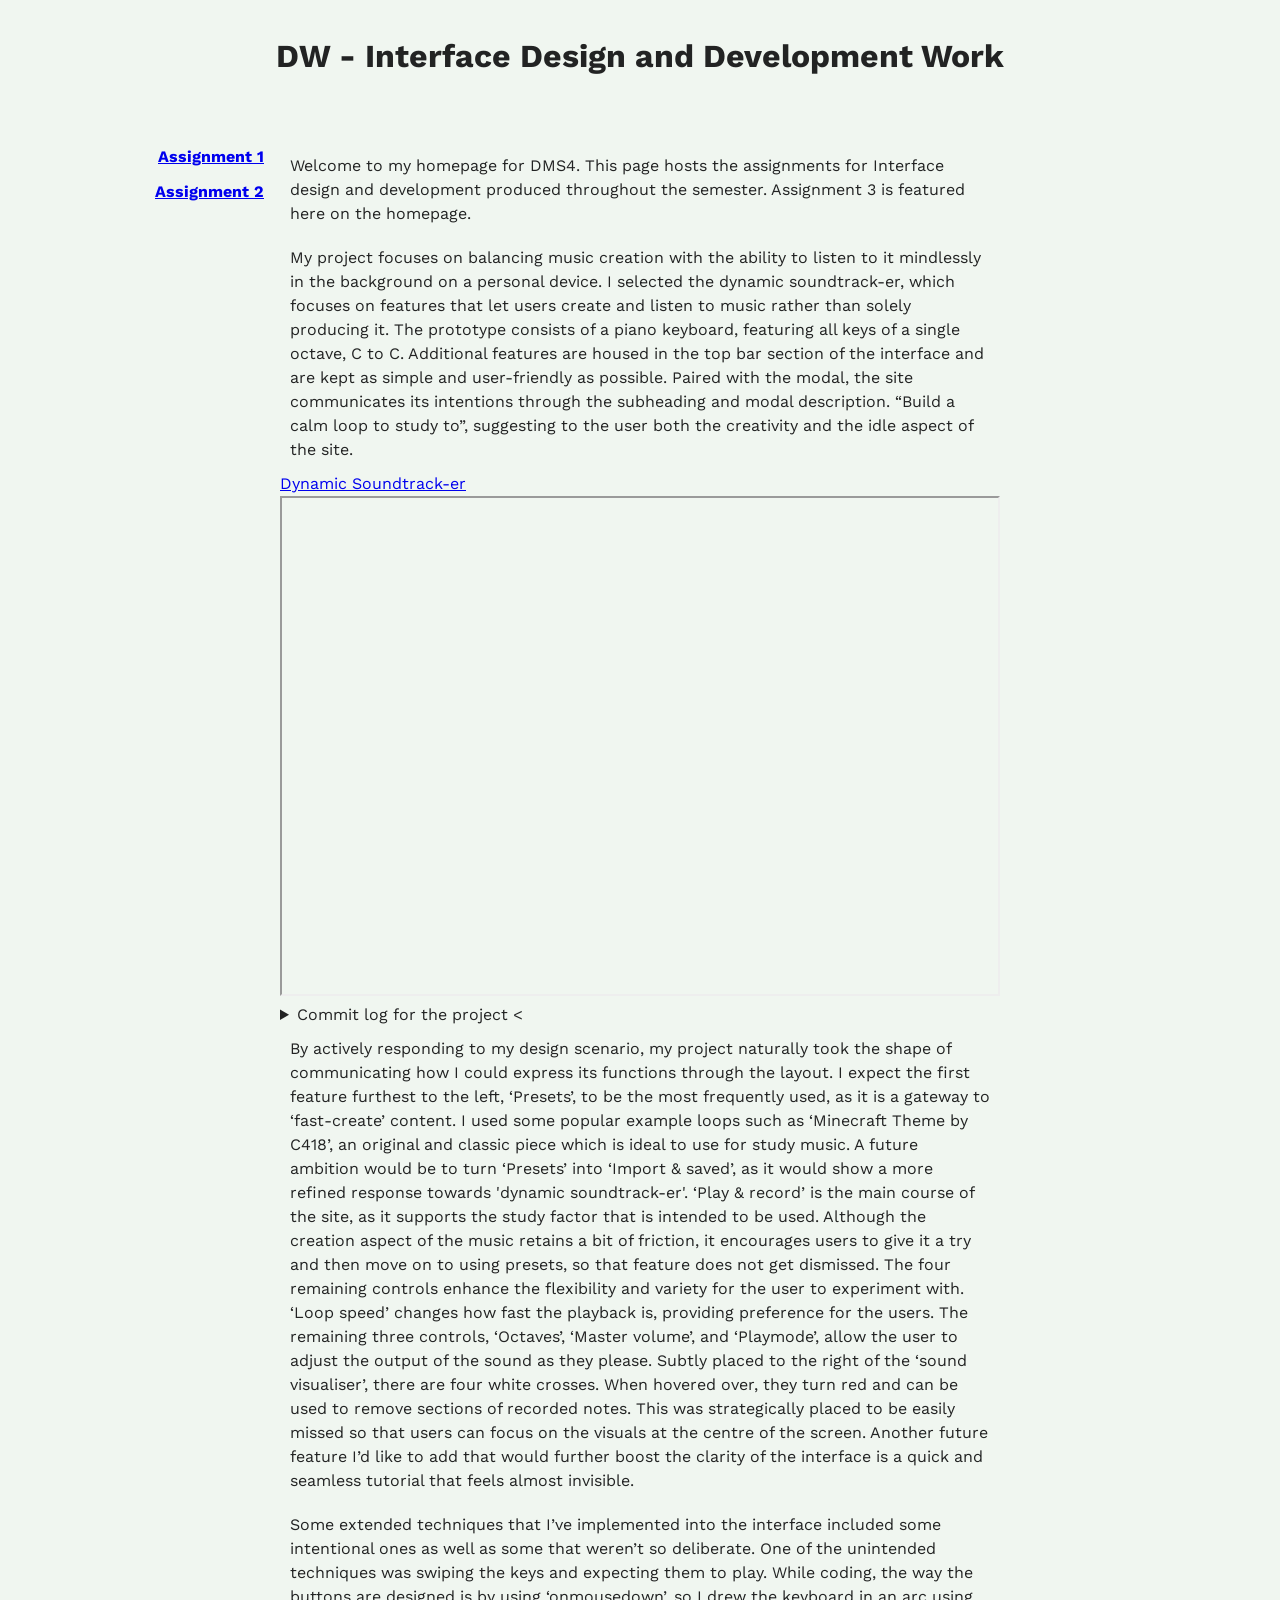
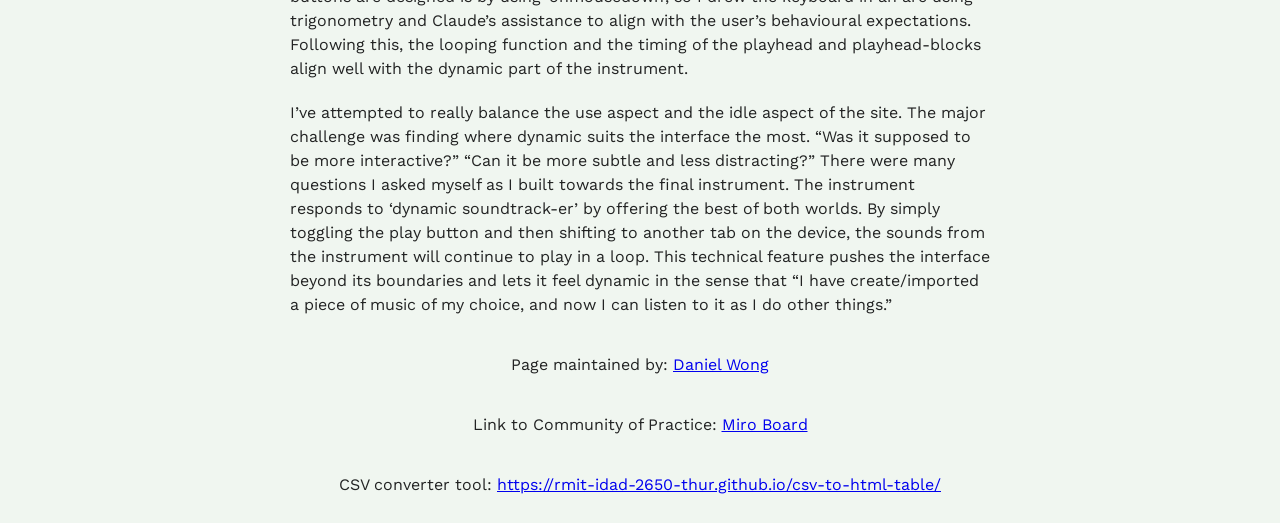
<file: index.html>
<!doctype html>
<html lang="en">
<head>
    <meta charset="UTF-8">
    <meta name="viewport"
          content="width=device-width, user-scalable=no, initial-scale=1.0, maximum-scale=1.0, minimum-scale=1.0">
    <meta http-equiv="X-UA-Compatible" content="ie=edge">

<!-- !!!!! -->
<!--    change this to refer to your specific page  -->
    <title>DW DMS4 Work</title>

<!-- !!!!! -->
<!--  change this to your preferred icon  -->
    <!-- favicon was sourced from favicon.io but the original graphics are copyright 2020 Twitter, Inc
    and other contributors -->
    <!-- They are licensed under CC-BY 4.0 as linked below -->
    <!-- https://creativecommons.org/licenses/by/4.0/ -->
    <link rel="icon" type="image/png" href="./assets/icons/icons8-instrument-96.png">

    <link rel="stylesheet" href="reset.css">
    <link rel="stylesheet" href="style.css">
</head>
<body>

    <header>
<!-- !!!!! -->
        <h1>DW - Interface Design and Development Work</h1>
    </header>

    <div class="mainNavContainer">

        <nav> <!--AI assisted me here to make the homepage look less empty. I asked and searched for alternatives as to how I could space out the links and make it look more professional.-->
            <section id="assignments">
                <article class="assignment-preview">
                    <h4><a href="./Assignment_1.html">Assignment 1</a></h4>
                </article>

            </section>
            <h4><a href="./Assignment_2.html">Assignment 2</a></h4>
        </nav>

        <main>
            <section id="intro-section">
                <p>Welcome to my homepage for DMS4. This page hosts the assignments for Interface design and development produced throughout the semester. Assignment 3 is featured here on the homepage.</p>

                <P>
                    My project focuses on balancing music creation with the ability to listen to it mindlessly in the background on a personal device. I selected the dynamic soundtrack-er, which focuses on features that let users create and listen to music rather than solely producing it. The prototype consists of a piano keyboard, featuring all keys of a single octave, C to C. Additional features are housed in the top bar section of the interface and are kept as simple and user-friendly as possible. Paired with the modal, the site communicates its intentions through the subheading and modal description. “Build a calm loop to study to”, suggesting to the user both the creativity and the idle aspect of the site. 
                </p>

                <a href="https://s4176681.github.io/instrument_1/">Dynamic Soundtrack-er</a>

                <iframe src="https://s4176681.github.io/instrument_1/" width="100%" height="500" loading="lazy"></iframe>

                <details><summary>Commit log for the project <</summary><table>


                        <table>

                            <thead><tr>

                                <th>Author</th>
                                <th>Date</th>
                                <th>Subject</th>
                                <th>Body</th>

                            </tr></thead>

                            <tbody>

                            <tr>

                                <td>r-13472680</td>
                                <td>2026-07-30</td>
                                <td>set up</td>
                                <td>undefined</td>

                            </tr>

                            <tr>

                                <td>r-13472680</td>
                                <td>2026-07-30</td>
                                <td>Working test sound</td>
                                <td>undefined</td>

                            </tr>

                            <tr>

                                <td>Daniel Wong</td>
                                <td>2026-08-13</td>
                                <td>Update main.js</td>
                                <td>undefined</td>

                            </tr>

                            <tr>

                                <td>Daniel Wong</td>
                                <td>2026-08-13</td>
                                <td>Summary</td>
                                <td>undefined</td>

                            </tr>

                            <tr>

                                <td>Daniel Wong</td>
                                <td>2026-08-13</td>
                                <td>lots of css</td>
                                <td>undefined</td>

                            </tr>

                            <tr>

                                <td>Daniel Wong</td>
                                <td>2026-08-20</td>
                                <td>Update style.css</td>
                                <td>undefined</td>

                            </tr>

                            <tr>

                                <td>Daniel Wong</td>
                                <td>2026-08-20</td>
                                <td>Update index.html</td>
                                <td>undefined</td>

                            </tr>

                            <tr>

                                <td>Daniel Wong</td>
                                <td>2026-08-20</td>
                                <td>Updates</td>
                                <td>undefined</td>

                            </tr>

                            <tr>

                                <td>Daniel Wong</td>
                                <td>2026-08-20</td>
                                <td>Finished lesson</td>
                                <td>undefined</td>

                            </tr>

                            <tr>

                                <td>Daniel Wong</td>
                                <td>2026-08-20</td>
                                <td>Added fixed position formatting</td>
                                <td>undefined</td>

                            </tr>

                            <tr>

                                <td>Daniel Wong</td>
                                <td>2026-08-20</td>
                                <td>Sounds works when</td>
                                <td>undefined</td>

                            </tr>

                            <tr>

                                <td>Daniel Wong</td>
                                <td>2026-08-27</td>
                                <td>Update main.js</td>
                                <td>undefined</td>

                            </tr>

                            <tr>

                                <td>Daniel Wong</td>
                                <td>2026-08-27</td>
                                <td>Created new JS</td>
                                <td>undefined</td>

                            </tr>

                            <tr>

                                <td>Daniel Wong</td>
                                <td>2026-08-27</td>
                                <td>Fixed naming mistakes</td>
                                <td>undefined</td>

                            </tr>

                            <tr>

                                <td>Daniel Wong</td>
                                <td>2026-08-27</td>
                                <td>Did a sound import</td>
                                <td>undefined</td>

                            </tr>

                            <tr>

                                <td>Daniel Wong</td>
                                <td>2026-09-09</td>
                                <td>Adjustments and fixes</td>
                                <td>undefined</td>

                            </tr>

                            <tr>

                                <td>Daniel Wong</td>
                                <td>2026-09-09</td>
                                <td>Audio removed for now</td>
                                <td>undefined</td>

                            </tr>

                            <tr>

                                <td>Daniel Wong</td>
                                <td>2026-09-09</td>
                                <td>Changed layout system</td>
                                <td>undefined</td>

                            </tr>

                            <tr>

                                <td>Daniel Wong</td>
                                <td>2026-09-10</td>
                                <td>Updated looks and layout</td>
                                <td>undefined</td>

                            </tr>

                            <tr>

                                <td>Daniel Wong</td>
                                <td>2026-09-10</td>
                                <td>Colour changing reactive keys</td>
                                <td>undefined</td>

                            </tr>

                            <tr>

                                <td>Daniel Wong</td>
                                <td>2026-09-10</td>
                                <td>Update index.html</td>
                                <td>undefined</td>

                            </tr>

                            <tr>

                                <td>Daniel Wong</td>
                                <td>2026-09-10</td>
                                <td>Update main.js</td>
                                <td>undefined</td>

                            </tr>

                            <tr>

                                <td>Daniel Wong</td>
                                <td>2026-09-10</td>
                                <td>name change</td>
                                <td>undefined</td>

                            </tr>

                            <tr>

                                <td>Daniel Wong</td>
                                <td>2026-09-10</td>
                                <td>Removed colouring</td>
                                <td>undefined</td>

                            </tr>

                            <tr>

                                <td>Daniel Wong</td>
                                <td>2026-09-10</td>
                                <td>Update style.css</td>
                                <td>undefined</td>

                            </tr>

                            <tr>

                                <td>Daniel Wong</td>
                                <td>2026-09-10</td>
                                <td>COlour stays for main branch</td>
                                <td>undefined</td>

                            </tr>

                            <tr>

                                <td>Daniel Wong</td>
                                <td>2026-09-10</td>
                                <td>colour changes</td>
                                <td>undefined</td>

                            </tr>

                            <tr>

                                <td>Daniel Wong</td>
                                <td>2026-09-10</td>
                                <td>Update playpause.js</td>
                                <td>undefined</td>

                            </tr>

                            <tr>

                                <td>Daniel Wong</td>
                                <td>2026-09-21</td>
                                <td>Create commit_history.csv</td>
                                <td>undefined</td>

                            </tr>

                            <tr>

                                <td>Daniel Wong</td>
                                <td>2026-09-21</td>
                                <td>Removing uneccessary elements</td>
                                <td>undefined</td>

                            </tr>

                            <tr>

                                <td>Daniel Wong</td>
                                <td>2026-09-21</td>
                                <td>Attempted to create an adjustment to layout</td>
                                <td>undefined</td>

                            </tr>

                            <tr>

                                <td>Daniel Wong</td>
                                <td>2026-09-21</td>
                                <td>Layout success</td>
                                <td>undefined</td>

                            </tr>

                            <tr>

                                <td>Daniel Wong</td>
                                <td>2026-09-21</td>
                                <td>CSS change</td>
                                <td>undefined</td>

                            </tr>

                            <tr>

                                <td>Daniel Wong</td>
                                <td>2026-09-21</td>
                                <td>More adjusting the centre</td>
                                <td>undefined</td>

                            </tr>

                            <tr>

                                <td>Daniel Wong</td>
                                <td>2026-09-21</td>
                                <td>Main file broke</td>
                                <td>undefined</td>

                            </tr>

                            <tr>

                                <td>Daniel Wong</td>
                                <td>2026-09-21</td>
                                <td>Adding colour back into the branch</td>
                                <td>undefined</td>

                            </tr>

                            <tr>

                                <td>Daniel Wong</td>
                                <td>2026-09-21</td>
                                <td>Delete playpause.js</td>
                                <td>undefined</td>

                            </tr>

                            <tr>

                                <td>Daniel Wong</td>
                                <td>2026-09-21</td>
                                <td>Update index.html</td>
                                <td>undefined</td>

                            </tr>

                            <tr>

                                <td>Daniel Wong</td>
                                <td>2026-09-21</td>
                                <td>Revamped the CSS</td>
                                <td>undefined</td>

                            </tr>

                            <tr>

                                <td>Daniel Wong</td>
                                <td>2026-09-21</td>
                                <td>arc keys working</td>
                                <td>undefined</td>

                            </tr>

                            <tr>

                                <td>Daniel Wong</td>
                                <td>2026-09-21</td>
                                <td>ARC experimenting</td>
                                <td>undefined</td>

                            </tr>

                            <tr>

                                <td>Daniel Wong</td>
                                <td>2026-09-24</td>
                                <td>Style set up</td>
                                <td>undefined</td>

                            </tr>

                            <tr>

                                <td>Daniel Wong</td>
                                <td>2026-09-24</td>
                                <td>HTML</td>
                                <td>undefined</td>

                            </tr>

                            <tr>

                                <td>Daniel Wong</td>
                                <td>2026-09-24</td>
                                <td>Added more css</td>
                                <td>undefined</td>

                            </tr>

                            <tr>

                                <td>Daniel Wong</td>
                                <td>2026-09-24</td>
                                <td>Update commit_history.csv</td>
                                <td>undefined</td>

                            </tr>

                            <tr>

                                <td>Daniel Wong</td>
                                <td>2026-09-26</td>
                                <td>setting up the canvas and site</td>
                                <td>undefined</td>

                            </tr>

                            <tr>

                                <td>Daniel Wong</td>
                                <td>2026-09-26</td>
                                <td>Updated drawing code</td>
                                <td>undefined</td>

                            </tr>

                            <tr>

                                <td>Daniel Wong</td>
                                <td>2026-09-26</td>
                                <td>Working new flash</td>
                                <td>undefined</td>

                            </tr>

                            <tr>

                                <td>Daniel Wong</td>
                                <td>2026-09-26</td>
                                <td>Fixed typo</td>
                                <td>undefined</td>

                            </tr>

                            <tr>

                                <td>Daniel Wong</td>
                                <td>2026-09-26</td>
                                <td>Attempted to spread the pops of the colours</td>
                                <td>undefined</td>

                            </tr>

                            <tr>

                                <td>Daniel Wong</td>
                                <td>2026-09-26</td>
                                <td>Fixed</td>
                                <td>undefined</td>

                            </tr>

                            <tr>

                                <td>Daniel Wong</td>
                                <td>2026-09-28</td>
                                <td>Setting up chords</td>
                                <td>undefined</td>

                            </tr>

                            <tr>

                                <td>Daniel Wong</td>
                                <td>2026-09-28</td>
                                <td>Setting up the option</td>
                                <td>undefined</td>

                            </tr>

                            <tr>

                                <td>Daniel Wong</td>
                                <td>2026-09-28</td>
                                <td>Fixing bugs and typos</td>
                                <td>undefined</td>

                            </tr>

                            <tr>

                                <td>Daniel Wong</td>
                                <td>2026-09-28</td>
                                <td>Debug and adjust</td>
                                <td>undefined</td>

                            </tr>

                            <tr>

                                <td>Daniel Wong</td>
                                <td>2026-09-28</td>
                                <td>Working click</td>
                                <td>undefined</td>

                            </tr>

                            <tr>

                                <td>Daniel Wong</td>
                                <td>2026-09-28</td>
                                <td>Big code block</td>
                                <td>undefined</td>

                            </tr>

                            <tr>

                                <td>Daniel Wong</td>
                                <td>2026-09-28</td>
                                <td>Debugging</td>
                                <td>undefined</td>

                            </tr>

                            <tr>

                                <td>Daniel Wong</td>
                                <td>2026-09-28</td>
                                <td>Fixed error</td>
                                <td> exploration 5 complete</td>

                            </tr>

                            <tr>

                                <td>Daniel Wong</td>
                                <td>2026-09-28</td>
                                <td>Setting up exploration 6</td>
                                <td>undefined</td>

                            </tr>

                            <tr>

                                <td>Daniel Wong</td>
                                <td>2026-09-28</td>
                                <td>Deleting play/pause</td>
                                <td>undefined</td>

                            </tr>

                            <tr>

                                <td>Daniel Wong</td>
                                <td>2026-09-28</td>
                                <td>added playhead code</td>
                                <td>undefined</td>

                            </tr>

                            <tr>

                                <td>Daniel Wong</td>
                                <td>2026-09-28</td>
                                <td>debugging</td>
                                <td>undefined</td>

                            </tr>

                            <tr>

                                <td>Daniel Wong</td>
                                <td>2026-09-28</td>
                                <td>Works</td>
                                <td>undefined</td>

                            </tr>

                            <tr>

                                <td>Daniel Wong</td>
                                <td>2026-09-29</td>
                                <td>Updated dial bar</td>
                                <td>undefined</td>

                            </tr>

                            <tr>

                                <td>Daniel Wong</td>
                                <td>2026-09-29</td>
                                <td>Added functions</td>
                                <td>undefined</td>

                            </tr>

                            <tr>

                                <td>Daniel Wong</td>
                                <td>2026-09-29</td>
                                <td>Debug</td>
                                <td>undefined</td>

                            </tr>

                            <tr>

                                <td>Daniel Wong</td>
                                <td>2026-09-29</td>
                                <td>Create commit_history.csv</td>
                                <td>undefined</td>

                            </tr>

                            <tr>

                                <td>Daniel Wong</td>
                                <td>2026-09-29</td>
                                <td>Create commit_history.csv</td>
                                <td>undefined</td>

                            </tr>

                            <tr>

                                <td>Daniel Wong</td>
                                <td>2026-09-29</td>
                                <td>Create commit_history.csv</td>
                                <td>undefined</td>

                            </tr>

                            <tr>

                                <td>Daniel Wong</td>
                                <td>2026-09-29</td>
                                <td>Create commit_history.csv</td>
                                <td>undefined</td>

                            </tr>

                            <tr>

                                <td>Daniel Wong</td>
                                <td>2026-09-29</td>
                                <td>Create commit_history.csv</td>
                                <td>undefined</td>

                            </tr>

                            <tr>

                                <td>Daniel Wong</td>
                                <td>2026-09-29</td>
                                <td>Update index.html</td>
                                <td>undefined</td>

                            </tr>

                            <tr>

                                <td>Daniel Wong</td>
                                <td>2026-09-29</td>
                                <td>play pause button remove</td>
                                <td>undefined</td>

                            </tr>

                            <tr>

                                <td>Daniel Wong</td>
                                <td>2026-09-29</td>
                                <td>Should work without dropdown</td>
                                <td>undefined</td>

                            </tr>

                            <tr>

                                <td>Daniel Wong</td>
                                <td>2026-10-08</td>
                                <td>Merge branch 'infoDesign-exploration-6'</td>
                                <td>undefined</td>

                            </tr>

                            <tr>

                                <td>Daniel Wong</td>
                                <td>2026-10-08</td>
                                <td>Setting up</td>
                                <td> deleting and overwriting,  fixing merges</td>

                            </tr>

                            <tr>

                                <td>Daniel Wong</td>
                                <td>2026-10-08</td>
                                <td>Visuals work</td>
                                <td>undefined</td>

                            </tr>

                            <tr>

                                <td>Daniel Wong</td>
                                <td>2026-10-08</td>
                                <td>Fixing sound bug</td>
                                <td>undefined</td>

                            </tr>

                            <tr>

                                <td>Daniel Wong</td>
                                <td>2026-10-08</td>
                                <td>Update main.js</td>
                                <td>undefined</td>

                            </tr>

                            <tr>

                                <td>Daniel Wong</td>
                                <td>2026-10-15</td>
                                <td>Adjustments and setting up</td>
                                <td>undefined</td>

                            </tr>

                            <tr>

                                <td>Daniel Wong</td>
                                <td>2026-10-15</td>
                                <td>Reorganisation</td>
                                <td>undefined</td>

                            </tr>

                            <tr>

                                <td>Daniel Wong</td>
                                <td>2026-10-15</td>
                                <td>tried implementing the code</td>
                                <td>undefined</td>

                            </tr>

                            <tr>

                                <td>Daniel Wong</td>
                                <td>2026-10-15</td>
                                <td>Update main.js</td>
                                <td>undefined</td>

                            </tr>

                            <tr>

                                <td>Daniel Wong</td>
                                <td>2026-10-20</td>
                                <td>added a grip</td>
                                <td>undefined</td>

                            </tr>

                            <tr>

                                <td>Daniel Wong</td>
                                <td>2026-10-20</td>
                                <td>black notes work</td>
                                <td>undefined</td>

                            </tr>

                            <tr>

                                <td>Daniel Wong</td>
                                <td>2026-10-20</td>
                                <td>small design adjustments</td>
                                <td>undefined</td>

                            </tr>

                            <tr>

                                <td>Daniel Wong</td>
                                <td>2026-10-20</td>
                                <td>css adjustments</td>
                                <td>undefined</td>

                            </tr>

                            <tr>

                                <td>Daniel Wong</td>
                                <td>2026-10-20</td>
                                <td>X button the clear notes</td>
                                <td>undefined</td>

                            </tr>

                            <tr>

                                <td>Daniel Wong</td>
                                <td>2026-10-20</td>
                                <td>Css button upgrade</td>
                                <td>undefined</td>

                            </tr>

                            <tr>

                                <td>Daniel Wong</td>
                                <td>2026-10-20</td>
                                <td>design choice adjustments</td>
                                <td>undefined</td>

                            </tr>

                            <tr>

                                <td>Daniel Wong</td>
                                <td>2026-10-20</td>
                                <td>attempted to make presets</td>
                                <td>undefined</td>

                            </tr>

                            <tr>

                                <td>Daniel Wong</td>
                                <td>2026-10-20</td>
                                <td>debugging</td>
                                <td>undefined</td>

                            </tr>

                            <tr>

                                <td>Daniel Wong</td>
                                <td>2026-10-20</td>
                                <td>working preset 1</td>
                                <td>undefined</td>

                            </tr>

                            <tr>

                                <td>Daniel Wong</td>
                                <td>2026-10-22</td>
                                <td>design adjustments</td>
                                <td>undefined</td>

                            </tr>

                            <tr>

                                <td>Daniel Wong</td>
                                <td>2026-10-22</td>
                                <td>notes are now softer</td>
                                <td>undefined</td>

                            </tr>

                            <tr>

                                <td>Daniel Wong</td>
                                <td>2026-10-22</td>
                                <td>some more notes adjustments</td>
                                <td>undefined</td>

                            </tr>

                            <tr>

                                <td>Daniel Wong</td>
                                <td>2026-10-22</td>
                                <td>Volume control</td>
                                <td>undefined</td>

                            </tr>

                            <tr>

                                <td>Daniel Wong</td>
                                <td>2026-10-22</td>
                                <td>octaves work</td>
                                <td>undefined</td>

                            </tr>

                            <tr>

                                <td>Daniel Wong</td>
                                <td>2026-10-22</td>
                                <td>preset 2</td>
                                <td>undefined</td>

                            </tr>

                            <tr>

                                <td>Daniel Wong</td>
                                <td>2026-10-22</td>
                                <td>note adjustments again</td>
                                <td>undefined</td>

                            </tr>

                            <tr>

                                <td>Daniel Wong</td>
                                <td>2026-10-22</td>
                                <td>making presets!</td>
                                <td>undefined</td>

                            </tr>

                            <tr>

                                <td>Daniel Wong</td>
                                <td>2026-10-22</td>
                                <td>slider speed adjuster</td>
                                <td>undefined</td>

                            </tr>

                            <tr>

                                <td>Daniel Wong</td>
                                <td>2026-10-22</td>
                                <td>small fixes</td>
                                <td>undefined</td>

                            </tr>

                            <tr>

                                <td>Daniel Wong</td>
                                <td>2026-10-22</td>
                                <td>css formatting and adaptive design</td>
                                <td>undefined</td>

                            </tr>

                            <tr>

                                <td>Daniel Wong</td>
                                <td>2026-10-22</td>
                                <td>Css fixing</td>
                                <td>undefined</td>

                            </tr>

                            <tr>

                                <td>Daniel Wong</td>
                                <td>2026-10-22</td>
                                <td>key position adjustments</td>
                                <td>undefined</td>

                            </tr>

                            <tr>

                                <td>Daniel Wong</td>
                                <td>2026-10-22</td>
                                <td>modal change</td>
                                <td>undefined</td>

                            </tr>

                            <tr>

                                <td>Daniel Wong</td>
                                <td>2026-10-22</td>
                                <td>made a tagline or subheading</td>
                                <td>undefined</td>

                            </tr>

                            <tr>

                                <td>Daniel Wong</td>
                                <td>2026-10-23</td>
                                <td>finishing touches</td>
                                <td>undefined</td>

                            </tr>

                            <tr>

                                <td>Daniel Wong</td>
                                <td>2026-10-23</td>
                                <td>Update style.css</td>
                                <td>undefined</td>

                            </tr>

                            <tr>

                                <td>Daniel Wong</td>
                                <td>2026-10-23</td>
                                <td>Update index.html</td>
                                <td>undefined</td>

                            </tr>

                            <tr>

                                <td>Daniel Wong</td>
                                <td>2026-10-23</td>
                                <td>Playing in the background</td>
                                <td>undefined</td>

                            </tr>

                            <tr>

                                <td>Daniel Wong</td>
                                <td>2026-10-23</td>
                                <td>Update main.js</td>
                                <td>undefined</td>

                            </tr>

                            </tbody>

                        </table>

                    
                </table></details>

                <p>
                    By actively responding to my design scenario, my project naturally took the shape of communicating how I could express its functions through the layout. I expect the first feature furthest to the left, ‘Presets’, to be the most frequently used, as it is a gateway to ‘fast-create’ content. I used some popular example loops such as ‘Minecraft Theme by C418’, an original and classic piece which is ideal to use for study music. A future ambition would be to turn ‘Presets’ into ‘Import & saved’, as it would show a more refined response towards 'dynamic soundtrack-er'. ‘Play & record’ is the main course of the site, as it supports the study factor that is intended to be used. Although the creation aspect of the music retains a bit of friction, it encourages users to give it a try and then move on to using presets, so that feature does not get dismissed. The four remaining controls enhance the flexibility and variety for the user to experiment with. ‘Loop speed’ changes how fast the playback is, providing preference for the users. The remaining three controls, ‘Octaves’, ‘Master volume’, and ‘Playmode’, allow the user to adjust the output of the sound as they please. Subtly placed to the right of the ‘sound visualiser’, there are four white crosses. When hovered over, they turn red and can be used to remove sections of recorded notes. This was strategically placed to be easily missed so that users can focus on the visuals at the centre of the screen. Another future feature I’d like to add that would further boost the clarity of the interface is a quick and seamless tutorial that feels almost invisible.
                </p>

                <p>
                    Some extended techniques that I’ve implemented into the interface included some intentional ones as well as some that weren’t so deliberate. One of the unintended techniques was swiping the keys and expecting them to play. While coding, the way the buttons are designed is by using ‘onmousedown’, so I drew the keyboard in an arc using trigonometry and Claude’s assistance to align with the user’s behavioural expectations. Following this, the looping function and the timing of the playhead and playhead-blocks align well with the dynamic part of the instrument.
                </p>
                
                <p>
                    I’ve attempted to really balance the use aspect and the idle aspect of the site. The major challenge was finding where dynamic suits the interface the most. “Was it supposed to be more interactive?” “Can it be more subtle and less distracting?” There were many questions I asked myself as I built towards the final instrument. The instrument responds to ‘dynamic soundtrack-er’ by offering the best of both worlds. By simply toggling the play button and then shifting to another tab on the device, the sounds from the instrument will continue to play in a loop. This technical feature pushes the interface beyond its boundaries and lets it feel dynamic in the sense that “I have create/imported a piece of music of my choice, and now I can listen to it as I do other things.”
                </p>

            </section>

        </main>



        <!-- this is an empty element which helps with spacing -->
        <aside></aside>

    </div>

    <footer>
        <p>
<!-- !!!!! -->
<!--    change this to your preferred online name and update link to refer to your github page  -->
            Page maintained by:
            <a href="https://github.com/s4176681" target="_blank">
            Daniel Wong
            </a>
        </p>
    </footer>

    <footer>
        <p>
            <!--MIRO BOARD LINK HERE-->
            <!--FIX the formatting of this later!!!!!!!!!!!!!!!!!!!-->
            Link to Community of Practice:
            <a href="https://au.miro.com/app/board/u3jVOf5GcCU=/">
                Miro Board
            </a>
        </p>
    </footer>
    <footer>
        <p>
            CSV converter tool: 
            <a href="https://rmit-idad-2650-thur.github.io/csv-to-html-table/">
                https://rmit-idad-2650-thur.github.io/csv-to-html-table/
            </a>
        </p>
    </footer>
</body>
</html>
</file>
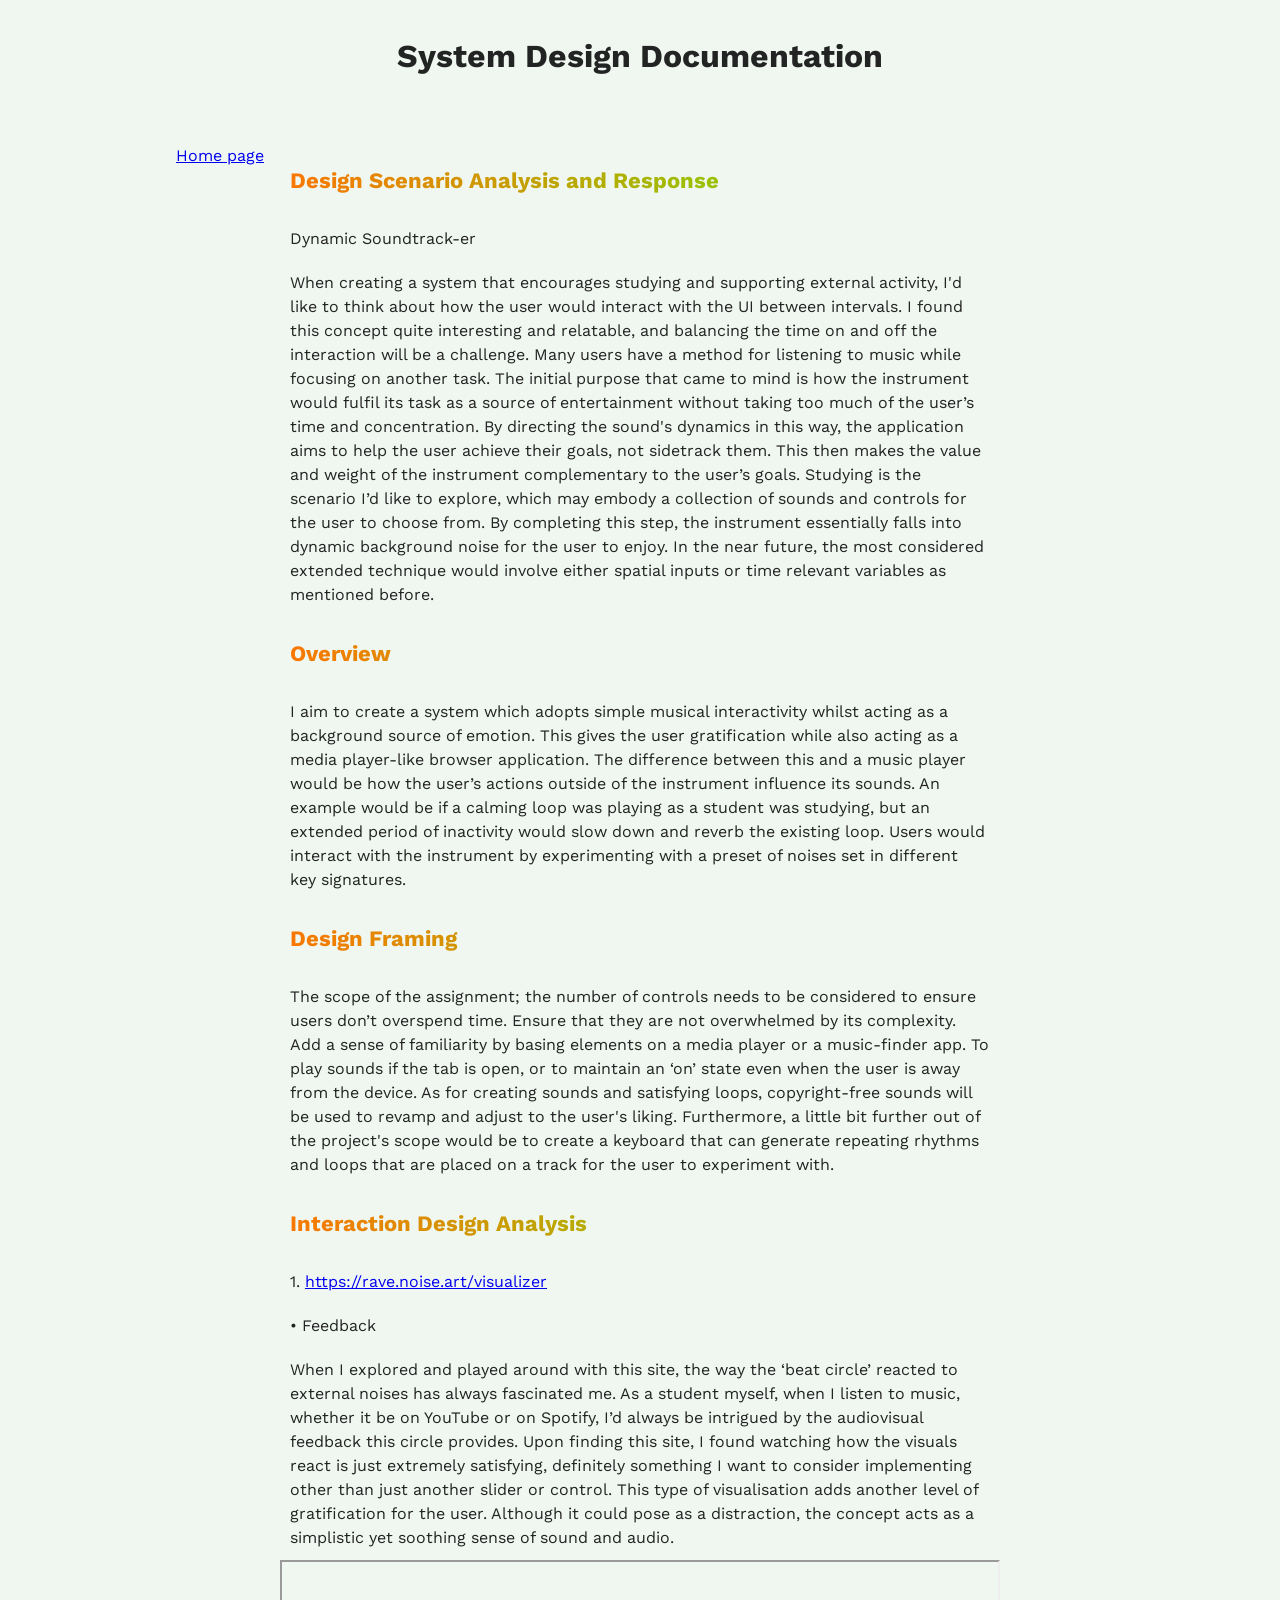
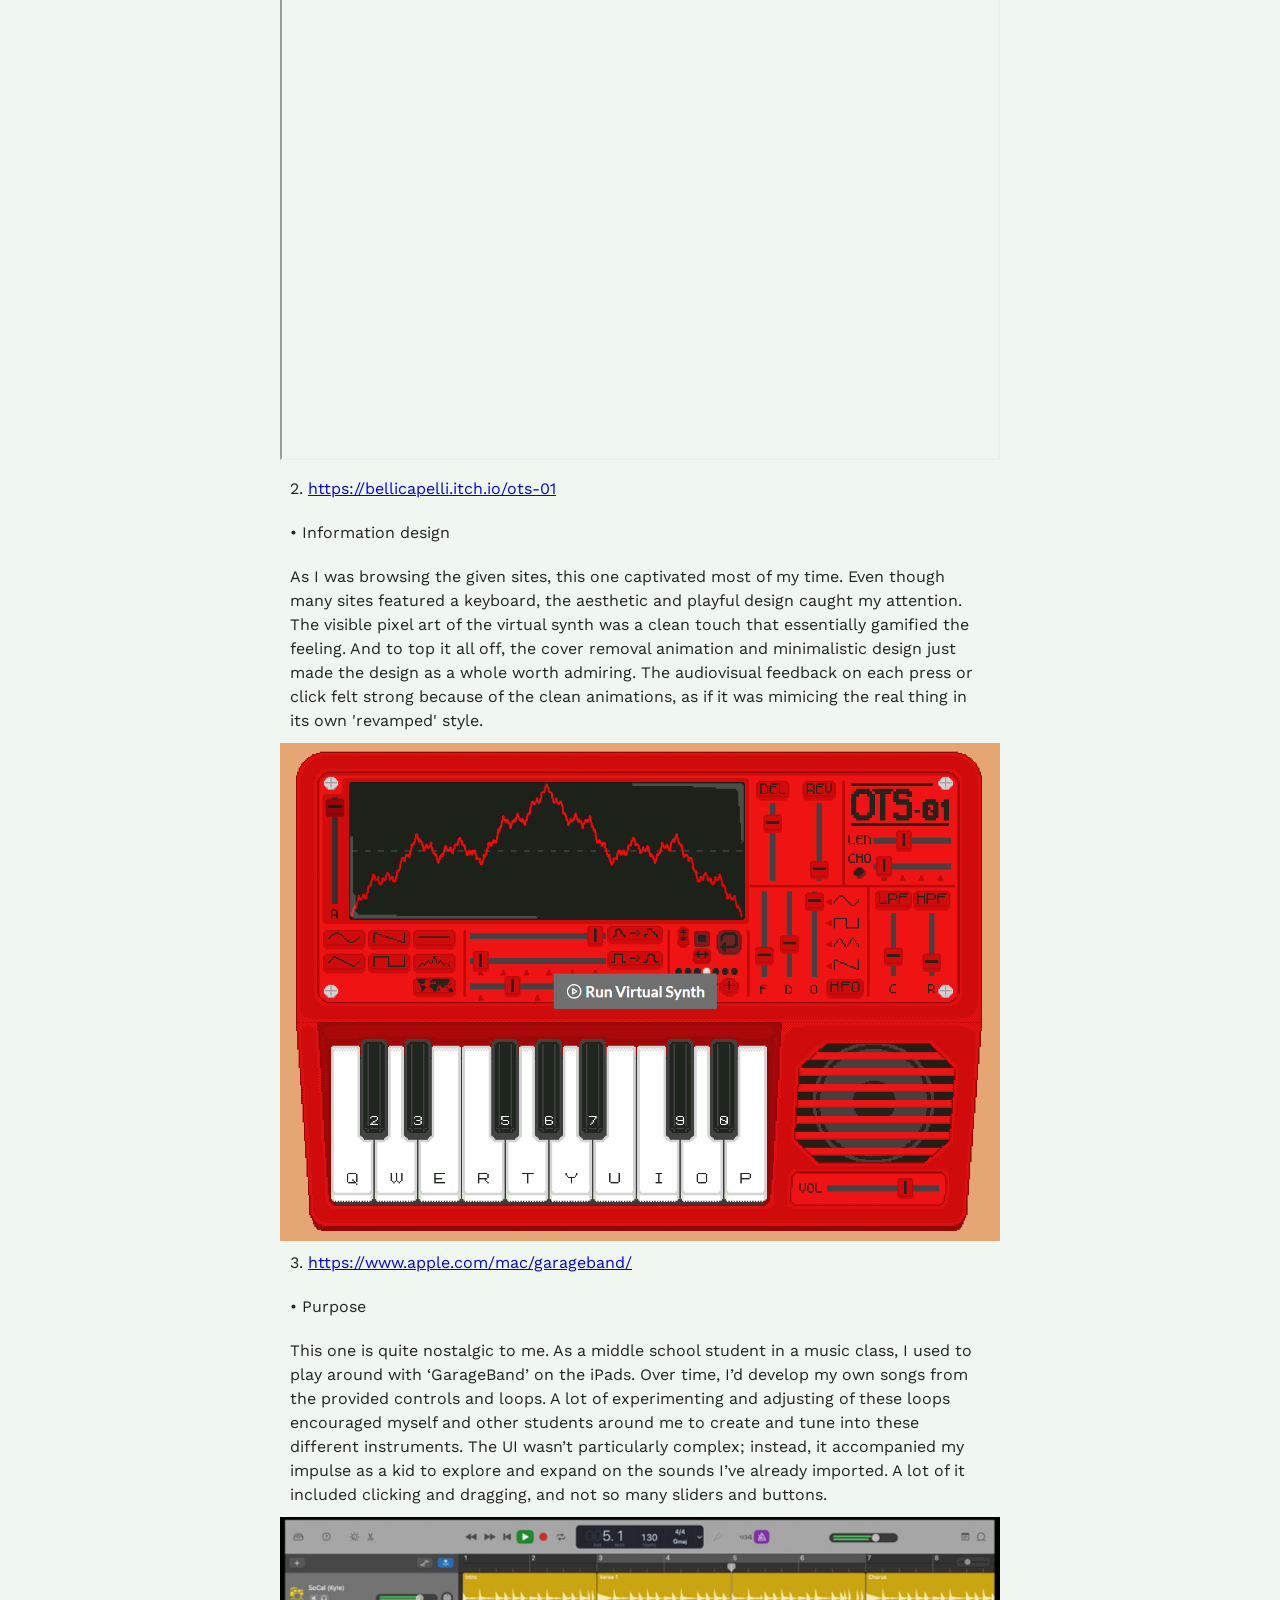
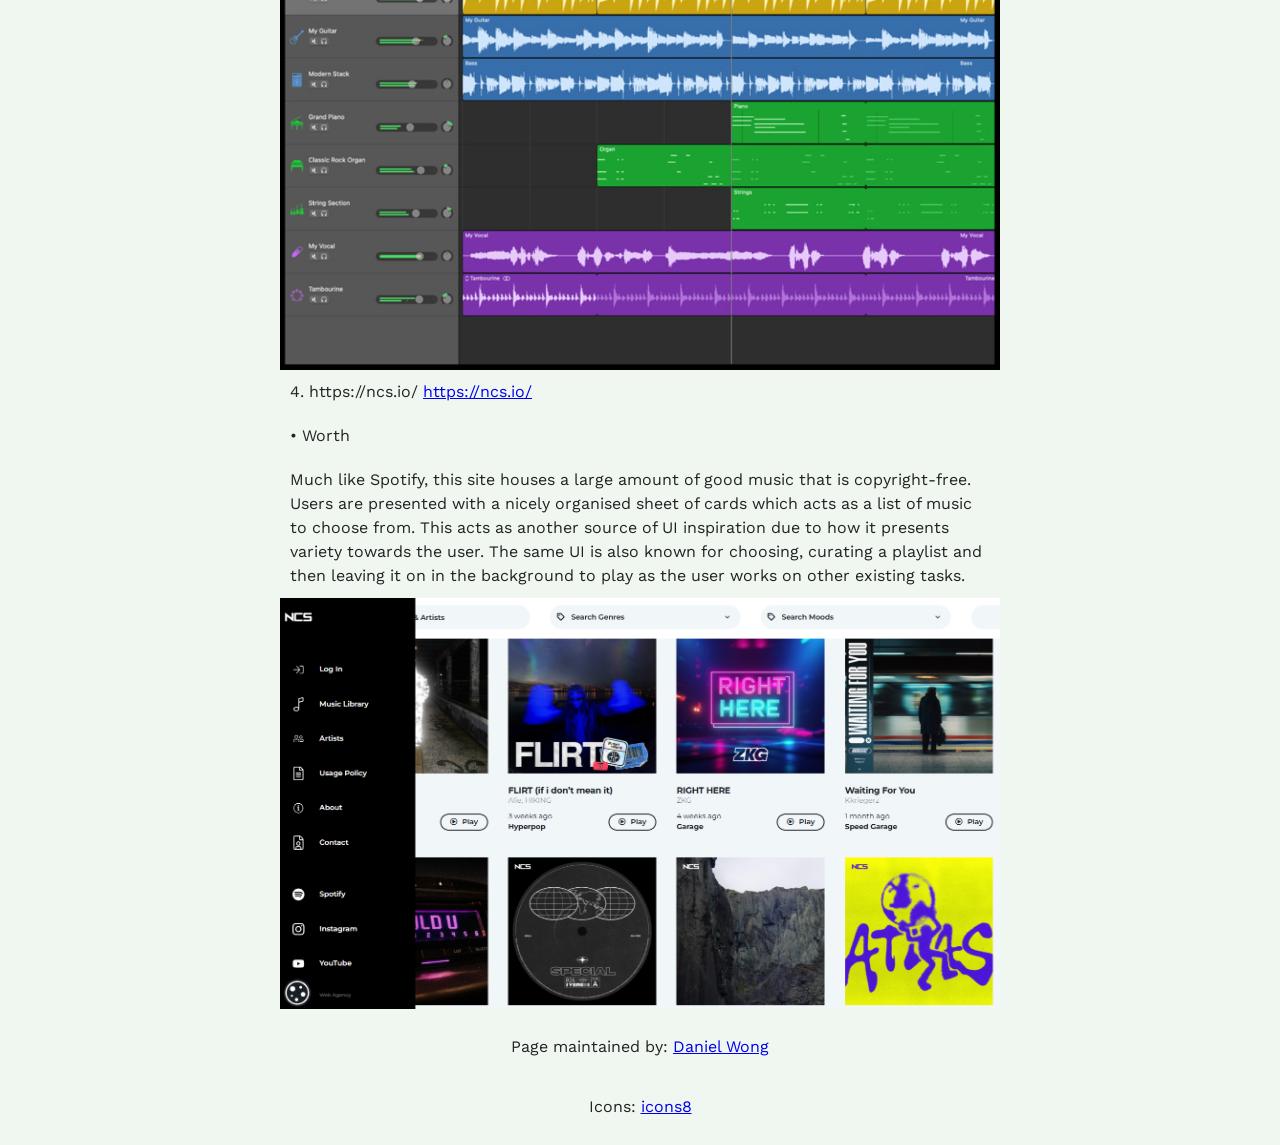
<file: Assignment_1.html>
<!doctype html>
<html lang="en">
<head>
    <meta charset="UTF-8">
    <meta name="viewport"
          content="width=device-width, user-scalable=no, initial-scale=1.0, maximum-scale=1.0, minimum-scale=1.0">
    <meta http-equiv="X-UA-Compatible" content="ie=edge">

<!-- !!!!! -->
<!--    change this to refer to your specific page  -->
    <title>Assignment 1</title>

<!-- !!!!! -->
<!--  change this to your preferred icon  -->
    <!-- favicon was sourced from favicon.io but the original graphics are copyright 2020 Twitter, Inc
    and other contributors -->
    <!-- They are licensed under CC-BY 4.0 as linked below -->
    <!-- https://creativecommons.org/licenses/by/4.0/ -->
    <link rel="icon" type="image/png" href="./assets/icons/icons8-notes-96.png">

    <link rel="stylesheet" href="reset.css">
    <link rel="stylesheet" href="style.css">
</head>
<body>

    <header>
<!-- !!!!! -->
<!--    change this to your preferred online name  -->
        <h1>System Design Documentation</h1>
    </header>

    <div class="mainNavContainer">

        <nav>
            <a href="./index.html">Home page</a>
        </nav>

        <main>
            <section>
                <h3>Design Scenario Analysis and Response</h3>
                <p>Dynamic Soundtrack-er</p>
                <p>When creating a system that encourages studying and supporting external activity, I'd like to think about how the user would interact with the UI between intervals. I found this concept quite interesting and relatable, and balancing the time on and off the interaction will be a challenge. Many users have a method for listening to music while focusing on another task. The initial purpose that came to mind is how the instrument would fulfil its task as a source of entertainment without taking too much of the user’s time and concentration. By directing the sound's dynamics in this way, the application aims to help the user achieve their goals, not sidetrack them. This then makes the value and weight of the instrument complementary to the user’s goals. Studying is the scenario I’d like to explore, which may embody a collection of sounds and controls for the user to choose from. By completing this step, the instrument essentially falls into dynamic background noise for the user to enjoy. In the near future, the most considered extended technique would involve either spatial inputs or time relevant variables as mentioned before.</p>
            </section>
            <section>
                <h3>Overview</h3>
                <p>I aim to create a system which adopts simple musical interactivity whilst acting as a background source of emotion. This gives the user gratification while also acting as a media player-like browser application. The difference between this and a music player would be how the user’s actions outside of the instrument influence its sounds. An example would be if a calming loop was playing as a student was studying, but an extended period of inactivity would slow down and reverb the existing loop. Users would interact with the instrument by experimenting with a preset of noises set in different key signatures.</p>
            </section>
            <section>
                <h3>Design Framing</h3>
                <p>The scope of the assignment; the number of controls needs to be considered to ensure users don’t overspend time. Ensure that they are not overwhelmed by its complexity. Add a sense of familiarity by basing elements on a media player or a music-finder app. To play sounds if the tab is open, or to maintain an ‘on’ state even when the user is away from the device. As for creating sounds and satisfying loops, copyright-free sounds will be used to revamp and adjust to the user's liking. Furthermore, a little bit further out of the project's scope would be to create a keyboard that can generate repeating rhythms and loops that are placed on a track for the user to experiment with. </p>
            </section>
            <section>
                <h3>Interaction Design Analysis</h3>
                <p>1.	
                    <a href="https://rave.noise.art/visualizer" target="_blank" ref="noopener noreferrer">https://rave.noise.art/visualizer</a>
                </p>
                <p>•	Feedback</p>
                <p>When I explored and played around with this site, the way the ‘beat circle’ reacted to external noises has always fascinated me. As a student myself, when I listen to music, whether it be on YouTube or on Spotify, I’d always be intrigued by the audiovisual feedback this circle provides. Upon finding this site, I found watching how the visuals react is just extremely satisfying, definitely something I want to consider implementing other than just another slider or control. This type of visualisation adds another level of gratification for the user. Although it could pose as a distraction, the concept acts as a simplistic yet soothing sense of sound and audio. </p>
                <iframe src="https://rave.noise.art/visualizer" width="100%" height="500" loading="lazy"></iframe>



                <p>2.	
                    <a href="https://bellicapelli.itch.io/ots-01" target="_blank" ref="noopener noreferrer">https://bellicapelli.itch.io/ots-01</a>
                </p>
                <p>•	Information design</p>
                <p>As I was browsing the given sites, this one captivated most of my time. Even though many sites featured a keyboard, the aesthetic and playful design caught my attention. The visible pixel art of the virtual synth was a clean touch that essentially gamified the feeling. And to top it all off, the cover removal animation and minimalistic design just made the design as a whole worth admiring. The audiovisual feedback on each press or click felt strong because of the clean animations, as if it was mimicing the real thing in its own 'revamped' style.</p>
                <img src="assets/img/Screenshot 2026-08-12 132213.png">



                <p>3.	
                    <a href="https://www.apple.com/mac/garageband/" target="_blank" ref="noopener noreferrer">https://www.apple.com/mac/garageband/</a>
                </p>
                <p>•	Purpose</p>
                <p>This one is quite nostalgic to me. As a middle school student in a music class, I used to play around with ‘GarageBand’ on the iPads. Over time, I’d develop my own songs from the provided controls and loops. A lot of experimenting and adjusting of these loops encouraged myself and other students around me to create and tune into these different instruments. The UI wasn’t particularly complex; instead, it accompanied my impulse as a kid to explore and expand on the sounds I’ve already imported. A lot of it included clicking and dragging, and not so many sliders and buttons. </p>
                <img src="assets/img/Screenshot 2026-08-12 132714.png">



                <p>4.	https://ncs.io/
                    <a href="https://ncs.io/" target="_blank" ref="noopener noreferrer">https://ncs.io/</a>
                </p>
                <p>•	Worth</p>
                <p>Much like Spotify, this site houses a large amount of good music that is copyright-free. Users are presented with a nicely organised sheet of cards which acts as a list of music to choose from. This acts as another source of UI inspiration due to how it presents variety towards the user. The same UI is also known for choosing, curating a playlist and then leaving it on in the background to play as the user works on other existing tasks. </p>
                <img src="assets/img/Screenshot 2026-08-12 132901.png">



            </section>
        </main>

        <!-- this is an empty element which helps with spacing -->
        <aside></aside>

    </div>

<!-- !!!!! -->
    <footer>
        <p>
            Page maintained by:
            <a href="https://github.com/s4176681" target="_blank">
            Daniel Wong
            </a>
        </p>

    </footer>
<!-- !!!!! -->
    <footer>
        <p>
            Icons:
            <a href="https://icons8.com/icons" target="_blank">
            icons8
            </a>
        </p>
    </footer>

</body>
</html>
</file>
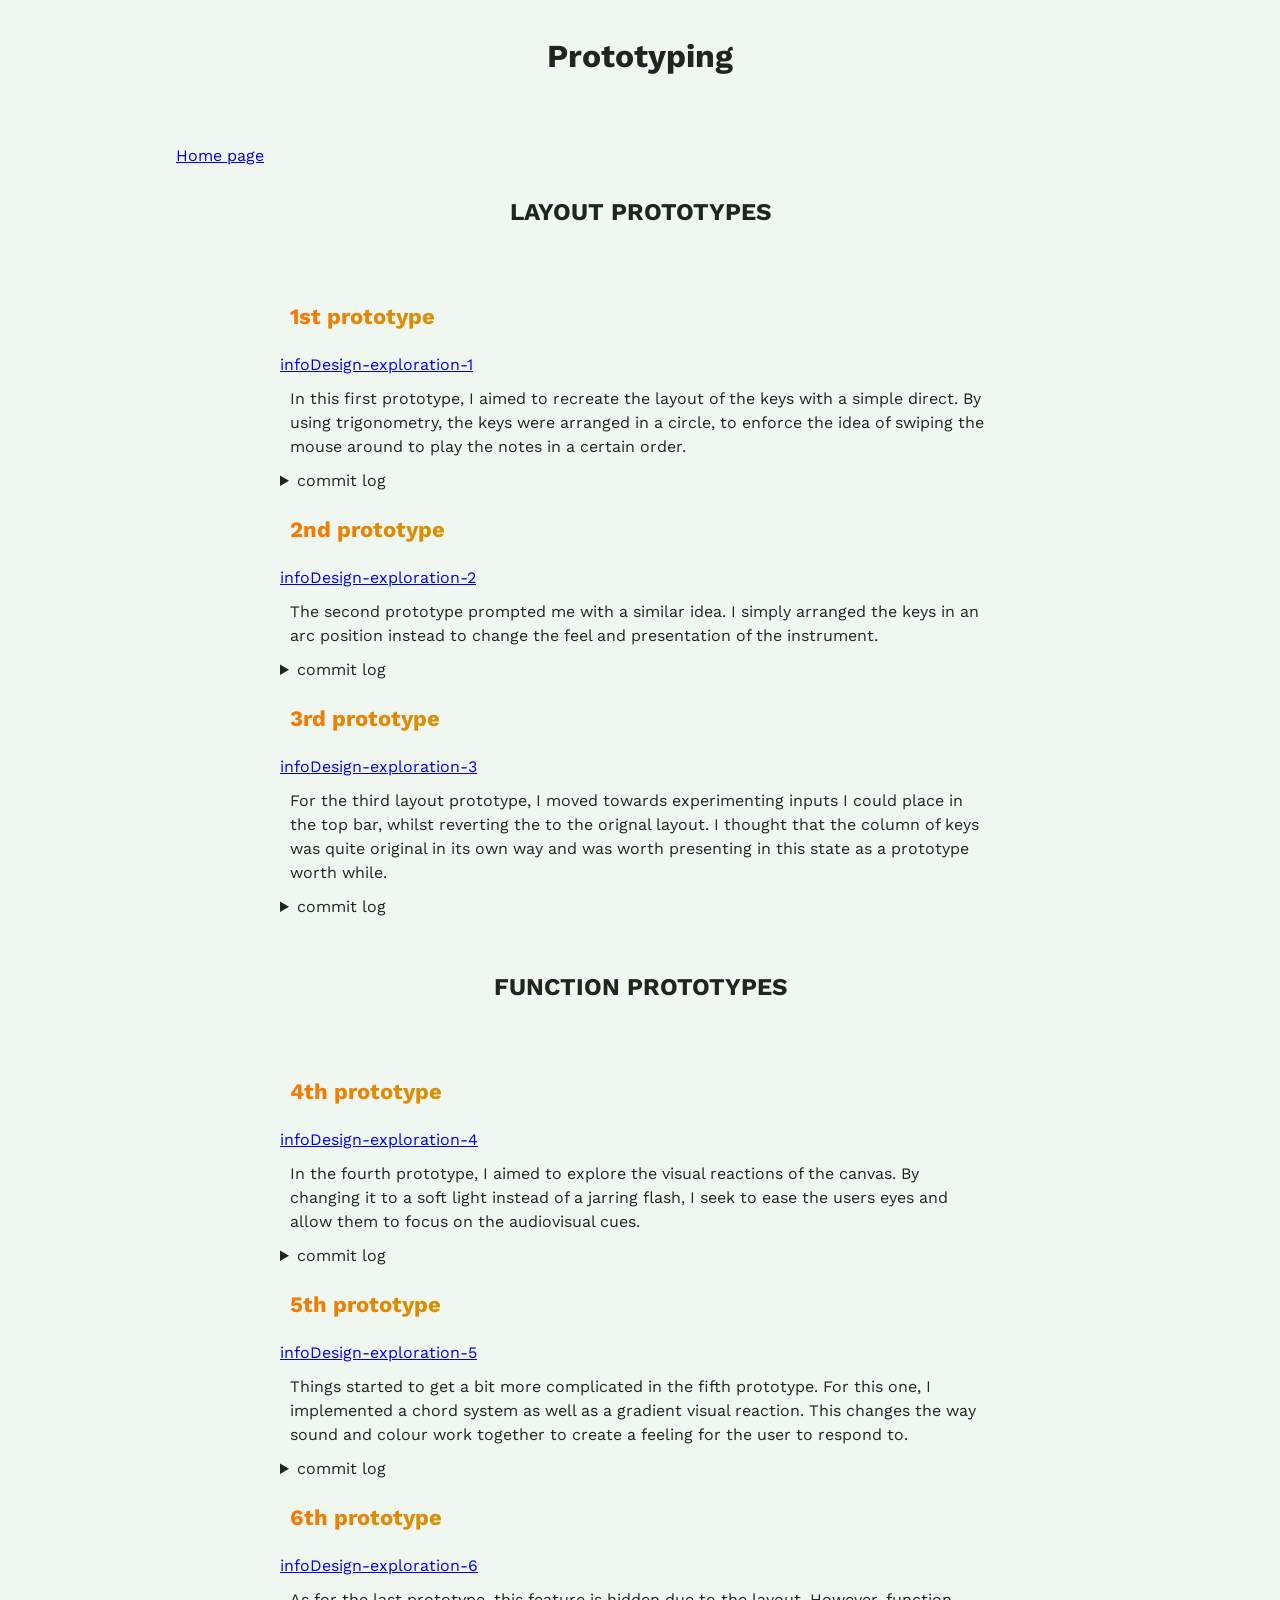
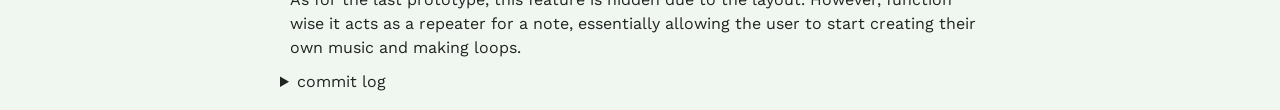
<file: Assignment_2.html>
<!DOCTYPE html>
<html lang="en">
<head>
    <meta charset="UTF-8">
    <meta name="viewport" content="width=device-width, initial-scale=1.0">
    <title>Assignment 2</title>

    <link rel="icon" type="image/png" href="./assets/icons/icons8-notes-96.png">

    <link rel="stylesheet" href="reset.css">
    <link rel="stylesheet" href="style.css">
</head>

<body>
    
    <header>
<!-- !!!!! -->
        <h1>Prototyping</h1>
    </header>

    <div class="mainNavContainer">

        <nav>
            <a href="./index.html">Home page</a>
        </nav>

        <main>
            <h2>LAYOUT PROTOTYPES</h2>
            <section class="body-text">
                <h3>1st prototype</h3>
                <a href="https://infodesignexploration1.github.io/instrument_1/">infoDesign-exploration-1</a>
                <p>In this first prototype, I aimed to recreate the layout of the keys with a simple direct. By using trigonometry, the keys were arranged in a circle, to enforce the idea of swiping the mouse around to play the notes in a certain order.</p>

                <details><summary>commit log</summary><table>

                <thead><tr>

                    <th>Author</th>
                    <th>Date</th>
                    <th>Subject</th>
                    <th>Body</th>

                </tr></thead>

                <tbody>

                  <tr>

                    <td>r-13472680</td>
                    <td>Thu Jul 30 12:06:14 2026 +1000</td>
                    <td>set up</td>
                    <td></td>

                  </tr>

                  <tr>

                    <td>created a button that played a single note</td>
                    <td>undefined</td>
                    <td>undefined</td>
                    <td>undefined</td>

                  </tr>

                  <tr>

                    <td>r-13472680</td>
                    <td>Thu Jul 30 12:17:11 2026 +1000</td>
                    <td>Working test sound</td>
                    <td>Implemented tonejs</td>

                  </tr>

                  <tr>

                    <td>Daniel Wong</td>
                    <td>Thu Aug 13 10:11:38 2026 +1000</td>
                    <td>Update main.js</td>
                    <td></td>

                  </tr>

                  <tr>

                    <td>ok button</td>
                    <td>undefined</td>
                    <td>undefined</td>
                    <td>undefined</td>

                  </tr>

                  <tr>

                    <td>created a standard modal</td>
                    <td>undefined</td>
                    <td>undefined</td>
                    <td>undefined</td>

                  </tr>

                  <tr>

                    <td>Daniel Wong</td>
                    <td>Thu Aug 13 11:47:03 2026 +1000</td>
                    <td>Summary</td>
                    <td>CSS colour changes</td>

                  </tr>

                  <tr>

                    <td>Daniel Wong</td>
                    <td>Thu Aug 13 12:15:14 2026 +1000</td>
                    <td>lots of css</td>
                    <td>colour button experimenting</td>

                  </tr>

                  <tr>

                    <td>Daniel Wong</td>
                    <td>Thu Aug 20 09:55:12 2026 +1000</td>
                    <td>Update style.css</td>
                    <td></td>

                  </tr>

                  <tr>

                    <td>Daniel Wong</td>
                    <td>Thu Aug 20 11:13:02 2026 +1000</td>
                    <td>Update index.html</td>
                    <td></td>

                  </tr>

                  <tr>

                    <td>Daniel Wong</td>
                    <td>Thu Aug 20 11:29:29 2026 +1000</td>
                    <td>Updates</td>
                    <td>creating keys and more sound varieties</td>

                  </tr>

                  <tr>

                    <td>Daniel Wong</td>
                    <td>Thu Aug 20 11:41:28 2026 +1000</td>
                    <td>Finished lesson</td>
                    <td></td>

                  </tr>

                  <tr>

                    <td>Added play pause button for now</td>
                    <td>undefined</td>
                    <td>undefined</td>
                    <td>undefined</td>

                  </tr>

                  <tr>

                    <td>Now positions can be edited neatly</td>
                    <td>undefined</td>
                    <td>undefined</td>
                    <td>undefined</td>

                  </tr>

                  <tr>

                    <td>Daniel Wong</td>
                    <td>Thu Aug 20 12:03:28 2026 +1000</td>
                    <td>Added fixed position formatting</td>
                    <td>Structure is now controlled through CSS</td>

                  </tr>

                  <tr>

                    <td>Daniel Wong</td>
                    <td>Thu Aug 20 12:31:52 2026 +1000</td>
                    <td>Sounds works when</td>
                    <td>e.button === 1</td>

                  </tr>

                  <tr>

                    <td>Daniel Wong</td>
                    <td>Thu Aug 27 09:15:52 2026 +1000</td>
                    <td>Update main.js</td>
                    <td></td>

                  </tr>

                  <tr>

                    <td>linked to main index.html file</td>
                    <td>undefined</td>
                    <td>undefined</td>
                    <td>undefined</td>

                  </tr>

                  <tr>

                    <td>created a simple if else function</td>
                    <td>undefined</td>
                    <td>undefined</td>
                    <td>undefined</td>

                  </tr>

                  <tr>

                    <td>Daniel Wong</td>
                    <td>Thu Aug 27 09:30:18 2026 +1000</td>
                    <td>Created new JS</td>
                    <td>For play pause button</td>

                  </tr>

                  <tr>

                    <td>Daniel Wong</td>
                    <td>Thu Aug 27 09:34:31 2026 +1000</td>
                    <td>Fixed naming mistakes</td>
                    <td>Naming and typos fix</td>

                  </tr>

                  <tr>

                    <td>imported lecturer's audio</td>
                    <td>undefined</td>
                    <td>undefined</td>
                    <td>undefined</td>

                  </tr>

                  <tr>

                    <td>created play button</td>
                    <td>undefined</td>
                    <td>undefined</td>
                    <td>undefined</td>

                  </tr>

                  <tr>

                    <td>Daniel Wong</td>
                    <td>Thu Aug 27 11:20:44 2026 +1000</td>
                    <td>Did a sound import</td>
                    <td>created random button</td>

                  </tr>

                  <tr>

                    <td>added sliders for experiementation</td>
                    <td>undefined</td>
                    <td>undefined</td>
                    <td>undefined</td>

                  </tr>

                  <tr>

                    <td>combating 2 buttons together</td>
                    <td>undefined</td>
                    <td>undefined</td>
                    <td>undefined</td>

                  </tr>

                  <tr>

                    <td>Daniel Wong</td>
                    <td>Wed Sep 9 13:58:48 2026 +1000</td>
                    <td>Adjustments and fixes</td>
                    <td>trying the get random working</td>

                  </tr>

                  <tr>

                    <td>Daniel Wong</td>
                    <td>Wed Sep 9 14:05:06 2026 +1000</td>
                    <td>Audio removed for now</td>
                    <td></td>

                  </tr>

                  <tr>

                    <td>Daniel Wong</td>
                    <td>Wed Sep 9 14:58:54 2026 +1000</td>
                    <td>Changed layout system</td>
                    <td></td>

                  </tr>

                  <tr>

                    <td>buttons work but have no function</td>
                    <td>undefined</td>
                    <td>undefined</td>
                    <td>undefined</td>

                  </tr>

                  <tr>

                    <td>top bar organisation</td>
                    <td>undefined</td>
                    <td>undefined</td>
                    <td>undefined</td>

                  </tr>

                  <tr>

                    <td>format is better structured</td>
                    <td>undefined</td>
                    <td>undefined</td>
                    <td>undefined</td>

                  </tr>

                  <tr>

                    <td>Daniel Wong</td>
                    <td>Thu Sep 10 01:41:32 2026 +1000</td>
                    <td>Updated looks and layout</td>
                    <td>made a scale of keys,  side ways</td>

                  </tr>

                  <tr>

                    <td>Daniel Wong</td>
                    <td>Thu Sep 10 09:41:40 2026 +1000</td>
                    <td>Colour changing reactive keys</td>
                    <td>first prototype done</td>

                  </tr>

                  <tr>

                    <td>Daniel Wong</td>
                    <td>Thu Sep 10 09:42:34 2026 +1000</td>
                    <td>Update index.html</td>
                    <td></td>

                  </tr>

                  <tr>

                    <td>Daniel Wong</td>
                    <td>Thu Sep 10 10:03:52 2026 +1000</td>
                    <td>name change</td>
                    <td></td>

                  </tr>

                  <tr>

                    <td>Daniel Wong</td>
                    <td>Thu Sep 10 10:07:30 2026 +1000</td>
                    <td>Removed colouring</td>
                    <td>planning to do sequence and looping with keys</td>

                  </tr>

                  <tr>

                    <td>Daniel Wong</td>
                    <td>Thu Sep 10 10:51:40 2026 +1000</td>
                    <td>Update style.css</td>
                    <td></td>

                  </tr>

                  <tr>

                    <td>Daniel Wong</td>
                    <td>Thu Sep 10 11:24:59 2026 +1000</td>
                    <td>Update playpause.js</td>
                    <td></td>

                  </tr>

                </tbody>

                </table></details>
            </section>

            <section class="body-text">
                <h3>2nd prototype</h3>
                <a href="https://infodesignexploration2.github.io/instrument_1/">infoDesign-exploration-2</a>
                <p>The second prototype prompted me with a similar idea. I simply arranged the keys in an arc position instead to change the feel and presentation of the instrument.</p>

                <details><summary>commit log</summary><table>

                  <table>

                    <thead><tr>

                        <th>Author</th>
                        <th>Date</th>
                        <th>Subject</th>
                        <th>Body</th>

                    </tr></thead>

                    <tbody>

                      <tr>

                        <td>r-13472680</td>
                        <td>Thu Jul 30 12:06:14 2026 +1000</td>
                        <td>set up</td>
                        <td></td>

                      </tr>

                      <tr>

                        <td>created a button that played a single note</td>
                        <td>undefined</td>
                        <td>undefined</td>
                        <td>undefined</td>

                      </tr>

                      <tr>

                        <td>r-13472680</td>
                        <td>Thu Jul 30 12:17:11 2026 +1000</td>
                        <td>Working test sound</td>
                        <td>Implemented tonejs</td>

                      </tr>

                      <tr>

                        <td>Daniel Wong</td>
                        <td>Thu Aug 13 10:11:38 2026 +1000</td>
                        <td>Update main.js</td>
                        <td></td>

                      </tr>

                      <tr>

                        <td>ok button</td>
                        <td>undefined</td>
                        <td>undefined</td>
                        <td>undefined</td>

                      </tr>

                      <tr>

                        <td>created a standard modal</td>
                        <td>undefined</td>
                        <td>undefined</td>
                        <td>undefined</td>

                      </tr>

                      <tr>

                        <td>Daniel Wong</td>
                        <td>Thu Aug 13 11:47:03 2026 +1000</td>
                        <td>Summary</td>
                        <td>CSS colour changes</td>

                      </tr>

                      <tr>

                        <td>Daniel Wong</td>
                        <td>Thu Aug 13 12:15:14 2026 +1000</td>
                        <td>lots of css</td>
                        <td>colour button experimenting</td>

                      </tr>

                      <tr>

                        <td>Daniel Wong</td>
                        <td>Thu Aug 20 09:55:12 2026 +1000</td>
                        <td>Update style.css</td>
                        <td></td>

                      </tr>

                      <tr>

                        <td>Daniel Wong</td>
                        <td>Thu Aug 20 11:13:02 2026 +1000</td>
                        <td>Update index.html</td>
                        <td></td>

                      </tr>

                      <tr>

                        <td>Daniel Wong</td>
                        <td>Thu Aug 20 11:29:29 2026 +1000</td>
                        <td>Updates</td>
                        <td>creating keys and more sound varieties</td>

                      </tr>

                      <tr>

                        <td>Daniel Wong</td>
                        <td>Thu Aug 20 11:41:28 2026 +1000</td>
                        <td>Finished lesson</td>
                        <td></td>

                      </tr>

                      <tr>

                        <td>Added play pause button for now</td>
                        <td>undefined</td>
                        <td>undefined</td>
                        <td>undefined</td>

                      </tr>

                      <tr>

                        <td>Now positions can be edited neatly</td>
                        <td>undefined</td>
                        <td>undefined</td>
                        <td>undefined</td>

                      </tr>

                      <tr>

                        <td>Daniel Wong</td>
                        <td>Thu Aug 20 12:03:28 2026 +1000</td>
                        <td>Added fixed position formatting</td>
                        <td>Structure is now controlled through CSS</td>

                      </tr>

                      <tr>

                        <td>Daniel Wong</td>
                        <td>Thu Aug 20 12:31:52 2026 +1000</td>
                        <td>Sounds works when</td>
                        <td>e.button === 1</td>

                      </tr>

                      <tr>

                        <td>Daniel Wong</td>
                        <td>Thu Aug 27 09:15:52 2026 +1000</td>
                        <td>Update main.js</td>
                        <td></td>

                      </tr>

                      <tr>

                        <td>linked to main index.html file</td>
                        <td>undefined</td>
                        <td>undefined</td>
                        <td>undefined</td>

                      </tr>

                      <tr>

                        <td>created a simple if else function</td>
                        <td>undefined</td>
                        <td>undefined</td>
                        <td>undefined</td>

                      </tr>

                      <tr>

                        <td>Daniel Wong</td>
                        <td>Thu Aug 27 09:30:18 2026 +1000</td>
                        <td>Created new JS</td>
                        <td>For play pause button</td>

                      </tr>

                      <tr>

                        <td>Daniel Wong</td>
                        <td>Thu Aug 27 09:34:31 2026 +1000</td>
                        <td>Fixed naming mistakes</td>
                        <td>Naming and typos fix</td>

                      </tr>

                      <tr>

                        <td>imported lecturer's audio</td>
                        <td>undefined</td>
                        <td>undefined</td>
                        <td>undefined</td>

                      </tr>

                      <tr>

                        <td>created play button</td>
                        <td>undefined</td>
                        <td>undefined</td>
                        <td>undefined</td>

                      </tr>

                      <tr>

                        <td>Daniel Wong</td>
                        <td>Thu Aug 27 11:20:44 2026 +1000</td>
                        <td>Did a sound import</td>
                        <td>created random button</td>

                      </tr>

                      <tr>

                        <td>added sliders for experiementation</td>
                        <td>undefined</td>
                        <td>undefined</td>
                        <td>undefined</td>

                      </tr>

                      <tr>

                        <td>combating 2 buttons together</td>
                        <td>undefined</td>
                        <td>undefined</td>
                        <td>undefined</td>

                      </tr>

                      <tr>

                        <td>Daniel Wong</td>
                        <td>Wed Sep 9 13:58:48 2026 +1000</td>
                        <td>Adjustments and fixes</td>
                        <td>trying the get random working</td>

                      </tr>

                      <tr>

                        <td>Daniel Wong</td>
                        <td>Wed Sep 9 14:05:06 2026 +1000</td>
                        <td>Audio removed for now</td>
                        <td></td>

                      </tr>

                      <tr>

                        <td>Daniel Wong</td>
                        <td>Wed Sep 9 14:58:54 2026 +1000</td>
                        <td>Changed layout system</td>
                        <td></td>

                      </tr>

                      <tr>

                        <td>buttons work but have no function</td>
                        <td>undefined</td>
                        <td>undefined</td>
                        <td>undefined</td>

                      </tr>

                      <tr>

                        <td>top bar organisation</td>
                        <td>undefined</td>
                        <td>undefined</td>
                        <td>undefined</td>

                      </tr>

                      <tr>

                        <td>format is better structured</td>
                        <td>undefined</td>
                        <td>undefined</td>
                        <td>undefined</td>

                      </tr>

                      <tr>

                        <td>Daniel Wong</td>
                        <td>Thu Sep 10 01:41:32 2026 +1000</td>
                        <td>Updated looks and layout</td>
                        <td>made a scale of keys,  side ways</td>

                      </tr>

                      <tr>

                        <td>Daniel Wong</td>
                        <td>Thu Sep 10 09:41:40 2026 +1000</td>
                        <td>Colour changing reactive keys</td>
                        <td>first prototype done</td>

                      </tr>

                      <tr>

                        <td>Daniel Wong</td>
                        <td>Thu Sep 10 09:42:34 2026 +1000</td>
                        <td>Update index.html</td>
                        <td></td>

                      </tr>

                      <tr>

                        <td>Daniel Wong</td>
                        <td>Thu Sep 10 09:58:39 2026 +1000</td>
                        <td>Update main.js</td>
                        <td></td>

                      </tr>

                      <tr>

                        <td>Daniel Wong</td>
                        <td>Thu Sep 10 10:52:49 2026 +1000</td>
                        <td>COlour stays for main branch</td>
                        <td></td>

                      </tr>

                      <tr>

                        <td>Daniel Wong</td>
                        <td>Thu Sep 10 11:18:24 2026 +1000</td>
                        <td>colour changes</td>
                        <td></td>

                      </tr>

                      <tr>

                        <td>Daniel Wong</td>
                        <td>Mon Sep 21 21:18:00 2026 +1000</td>
                        <td>Main file broke</td>
                        <td>retrieved old code from a manual text save elsewhere,  workflow issue and branch issue</td>

                      </tr>

                      <tr>

                        <td>Daniel Wong</td>
                        <td>Mon Sep 21 21:38:36 2026 +1000</td>
                        <td>Delete playpause.js</td>
                        <td></td>

                      </tr>

                      <tr>

                        <td>Daniel Wong</td>
                        <td>Mon Sep 21 21:44:13 2026 +1000</td>
                        <td>Update index.html</td>
                        <td></td>

                      </tr>

                      <tr>

                        <td>Daniel Wong</td>
                        <td>Mon Sep 21 21:51:28 2026 +1000</td>
                        <td>Revamped the CSS</td>
                        <td>made centering more cleaner in preparation for new layout design</td>

                      </tr>

                      <tr>

                        <td>Daniel Wong</td>
                        <td>Mon Sep 21 22:02:02 2026 +1000</td>
                        <td>arc keys working</td>
                        <td>using trig logic and the help of repetitvity,  I created an arc version instead of a full circle.</td>

                      </tr>

                      <tr>

                        <td>Daniel Wong</td>
                        <td>Mon Sep 21 22:07:09 2026 +1000</td>
                        <td>ARC experimenting</td>
                        <td></td>

                      </tr>

                    </tbody>

</table>


                </table></details>
            </section>

            <section class="body-text">
                <h3>3rd prototype</h3>
                <a href="https://infodesignexploration3.github.io/instrument_1/">infoDesign-exploration-3</a>
                <p>For the third layout prototype, I moved towards experimenting inputs I could place in the top bar, whilst reverting the to the orignal layout. I thought that the column of keys was quite original in its own way and was worth presenting in this state as a prototype worth while.</p>

                <details><summary>commit log</summary><table>

                        <table>

                          <thead><tr>

                              <th>Author</th>
                              <th>Date</th>
                              <th>Subject</th>
                              <th>Body</th>

                          </tr></thead>

                          <tbody>

                            <tr>

                              <td>r-13472680</td>
                              <td>Thu Jul 30 12:06:14 2026 +1000</td>
                              <td>set up</td>
                              <td></td>

                            </tr>

                            <tr>

                              <td>created a button that played a single note</td>
                              <td>undefined</td>
                              <td>undefined</td>
                              <td>undefined</td>

                            </tr>

                            <tr>

                              <td>r-13472680</td>
                              <td>Thu Jul 30 12:17:11 2026 +1000</td>
                              <td>Working test sound</td>
                              <td>Implemented tonejs</td>

                            </tr>

                            <tr>

                              <td>Daniel Wong</td>
                              <td>Thu Aug 13 10:11:38 2026 +1000</td>
                              <td>Update main.js</td>
                              <td></td>

                            </tr>

                            <tr>

                              <td>ok button</td>
                              <td>undefined</td>
                              <td>undefined</td>
                              <td>undefined</td>

                            </tr>

                            <tr>

                              <td>created a standard modal</td>
                              <td>undefined</td>
                              <td>undefined</td>
                              <td>undefined</td>

                            </tr>

                            <tr>

                              <td>Daniel Wong</td>
                              <td>Thu Aug 13 11:47:03 2026 +1000</td>
                              <td>Summary</td>
                              <td>CSS colour changes</td>

                            </tr>

                            <tr>

                              <td>Daniel Wong</td>
                              <td>Thu Aug 13 12:15:14 2026 +1000</td>
                              <td>lots of css</td>
                              <td>colour button experimenting</td>

                            </tr>

                            <tr>

                              <td>Daniel Wong</td>
                              <td>Thu Aug 20 09:55:12 2026 +1000</td>
                              <td>Update style.css</td>
                              <td></td>

                            </tr>

                            <tr>

                              <td>Daniel Wong</td>
                              <td>Thu Aug 20 11:13:02 2026 +1000</td>
                              <td>Update index.html</td>
                              <td></td>

                            </tr>

                            <tr>

                              <td>Daniel Wong</td>
                              <td>Thu Aug 20 11:29:29 2026 +1000</td>
                              <td>Updates</td>
                              <td>creating keys and more sound varieties</td>

                            </tr>

                            <tr>

                              <td>Daniel Wong</td>
                              <td>Thu Aug 20 11:41:28 2026 +1000</td>
                              <td>Finished lesson</td>
                              <td></td>

                            </tr>

                            <tr>

                              <td>Added play pause button for now</td>
                              <td>undefined</td>
                              <td>undefined</td>
                              <td>undefined</td>

                            </tr>

                            <tr>

                              <td>Now positions can be edited neatly</td>
                              <td>undefined</td>
                              <td>undefined</td>
                              <td>undefined</td>

                            </tr>

                            <tr>

                              <td>Daniel Wong</td>
                              <td>Thu Aug 20 12:03:28 2026 +1000</td>
                              <td>Added fixed position formatting</td>
                              <td>Structure is now controlled through CSS</td>

                            </tr>

                            <tr>

                              <td>Daniel Wong</td>
                              <td>Thu Aug 20 12:31:52 2026 +1000</td>
                              <td>Sounds works when</td>
                              <td>e.button === 1</td>

                            </tr>

                            <tr>

                              <td>Daniel Wong</td>
                              <td>Thu Aug 27 09:15:52 2026 +1000</td>
                              <td>Update main.js</td>
                              <td></td>

                            </tr>

                            <tr>

                              <td>linked to main index.html file</td>
                              <td>undefined</td>
                              <td>undefined</td>
                              <td>undefined</td>

                            </tr>

                            <tr>

                              <td>created a simple if else function</td>
                              <td>undefined</td>
                              <td>undefined</td>
                              <td>undefined</td>

                            </tr>

                            <tr>

                              <td>Daniel Wong</td>
                              <td>Thu Aug 27 09:30:18 2026 +1000</td>
                              <td>Created new JS</td>
                              <td>For play pause button</td>

                            </tr>

                            <tr>

                              <td>Daniel Wong</td>
                              <td>Thu Aug 27 09:34:31 2026 +1000</td>
                              <td>Fixed naming mistakes</td>
                              <td>Naming and typos fix</td>

                            </tr>

                            <tr>

                              <td>imported lecturer's audio</td>
                              <td>undefined</td>
                              <td>undefined</td>
                              <td>undefined</td>

                            </tr>

                            <tr>

                              <td>created play button</td>
                              <td>undefined</td>
                              <td>undefined</td>
                              <td>undefined</td>

                            </tr>

                            <tr>

                              <td>Daniel Wong</td>
                              <td>Thu Aug 27 11:20:44 2026 +1000</td>
                              <td>Did a sound import</td>
                              <td>created random button</td>

                            </tr>

                            <tr>

                              <td>added sliders for experiementation</td>
                              <td>undefined</td>
                              <td>undefined</td>
                              <td>undefined</td>

                            </tr>

                            <tr>

                              <td>combating 2 buttons together</td>
                              <td>undefined</td>
                              <td>undefined</td>
                              <td>undefined</td>

                            </tr>

                            <tr>

                              <td>Daniel Wong</td>
                              <td>Wed Sep 9 13:58:48 2026 +1000</td>
                              <td>Adjustments and fixes</td>
                              <td>trying the get random working</td>

                            </tr>

                            <tr>

                              <td>Daniel Wong</td>
                              <td>Wed Sep 9 14:05:06 2026 +1000</td>
                              <td>Audio removed for now</td>
                              <td></td>

                            </tr>

                            <tr>

                              <td>Daniel Wong</td>
                              <td>Wed Sep 9 14:58:54 2026 +1000</td>
                              <td>Changed layout system</td>
                              <td></td>

                            </tr>

                            <tr>

                              <td>buttons work but have no function</td>
                              <td>undefined</td>
                              <td>undefined</td>
                              <td>undefined</td>

                            </tr>

                            <tr>

                              <td>top bar organisation</td>
                              <td>undefined</td>
                              <td>undefined</td>
                              <td>undefined</td>

                            </tr>

                            <tr>

                              <td>format is better structured</td>
                              <td>undefined</td>
                              <td>undefined</td>
                              <td>undefined</td>

                            </tr>

                            <tr>

                              <td>Daniel Wong</td>
                              <td>Thu Sep 10 01:41:32 2026 +1000</td>
                              <td>Updated looks and layout</td>
                              <td>made a scale of keys,  side ways</td>

                            </tr>

                            <tr>

                              <td>Daniel Wong</td>
                              <td>Thu Sep 10 09:41:40 2026 +1000</td>
                              <td>Colour changing reactive keys</td>
                              <td>first prototype done</td>

                            </tr>

                            <tr>

                              <td>Daniel Wong</td>
                              <td>Thu Sep 10 09:42:34 2026 +1000</td>
                              <td>Update index.html</td>
                              <td></td>

                            </tr>

                            <tr>

                              <td>Daniel Wong</td>
                              <td>Thu Sep 10 09:58:39 2026 +1000</td>
                              <td>Update main.js</td>
                              <td></td>

                            </tr>

                            <tr>

                              <td>Daniel Wong</td>
                              <td>Thu Sep 10 10:52:49 2026 +1000</td>
                              <td>COlour stays for main branch</td>
                              <td></td>

                            </tr>

                            <tr>

                              <td>Daniel Wong</td>
                              <td>Thu Sep 10 11:18:24 2026 +1000</td>
                              <td>colour changes</td>
                              <td></td>

                            </tr>

                            <tr>

                              <td>Daniel Wong</td>
                              <td>Mon Sep 21 21:18:00 2026 +1000</td>
                              <td>Main file broke</td>
                              <td>retrieved old code from a manual text save elsewhere,  workflow issue and branch issue</td>

                            </tr>

                            <tr>

                              <td>Daniel Wong</td>
                              <td>Thu Sep 24 10:00:39 2026 +1000</td>
                              <td>Style set up</td>
                              <td></td>

                            </tr>

                            <tr>

                              <td>Daniel Wong</td>
                              <td>Thu Sep 24 10:13:59 2026 +1000</td>
                              <td>HTML</td>
                              <td>Added a handful of experiemental controls</td>

                            </tr>

                            <tr>

                              <td>Daniel Wong</td>
                              <td>Thu Sep 24 10:31:21 2026 +1000</td>
                              <td>Added more css</td>
                              <td></td>

                            </tr>

                          </tbody>

                      </table>


                </table></details>
            </section>

            <h2>FUNCTION PROTOTYPES</h2>

            <section class="body-text">
                <h3>4th prototype</h3>
                <a href="https://infodesignexploration4.github.io/instrument_1/">infoDesign-exploration-4</a>
                <p>In the fourth prototype, I aimed to explore the visual reactions of the canvas. By changing it to a soft light instead of a jarring flash, I seek to ease the users eyes and allow them to focus on the audiovisual cues.</p>

                <details><summary>commit log</summary><table>

                  <table>

                    <thead><tr>

                        <th>Author</th>
                        <th>Date</th>
                        <th>Subject</th>
                        <th>Body</th>

                    </tr></thead>

                    <tbody>

                      <tr>

                        <td>r-13472680</td>
                        <td>Thu Jul 30 12:06:14 2026 +1000</td>
                        <td>set up</td>
                        <td></td>

                      </tr>

                      <tr>

                        <td>created a button that played a single note</td>
                        <td>undefined</td>
                        <td>undefined</td>
                        <td>undefined</td>

                      </tr>

                      <tr>

                        <td>r-13472680</td>
                        <td>Thu Jul 30 12:17:11 2026 +1000</td>
                        <td>Working test sound</td>
                        <td>Implemented tonejs</td>

                      </tr>

                      <tr>

                        <td>Daniel Wong</td>
                        <td>Thu Aug 13 10:11:38 2026 +1000</td>
                        <td>Update main.js</td>
                        <td></td>

                      </tr>

                      <tr>

                        <td>ok button</td>
                        <td>undefined</td>
                        <td>undefined</td>
                        <td>undefined</td>

                      </tr>

                      <tr>

                        <td>created a standard modal</td>
                        <td>undefined</td>
                        <td>undefined</td>
                        <td>undefined</td>

                      </tr>

                      <tr>

                        <td>Daniel Wong</td>
                        <td>Thu Aug 13 11:47:03 2026 +1000</td>
                        <td>Summary</td>
                        <td>CSS colour changes</td>

                      </tr>

                      <tr>

                        <td>Daniel Wong</td>
                        <td>Thu Aug 13 12:15:14 2026 +1000</td>
                        <td>lots of css</td>
                        <td>colour button experimenting</td>

                      </tr>

                      <tr>

                        <td>Daniel Wong</td>
                        <td>Thu Aug 20 09:55:12 2026 +1000</td>
                        <td>Update style.css</td>
                        <td></td>

                      </tr>

                      <tr>

                        <td>Daniel Wong</td>
                        <td>Thu Aug 20 11:13:02 2026 +1000</td>
                        <td>Update index.html</td>
                        <td></td>

                      </tr>

                      <tr>

                        <td>Daniel Wong</td>
                        <td>Thu Aug 20 11:29:29 2026 +1000</td>
                        <td>Updates</td>
                        <td>creating keys and more sound varieties</td>

                      </tr>

                      <tr>

                        <td>Daniel Wong</td>
                        <td>Thu Aug 20 11:41:28 2026 +1000</td>
                        <td>Finished lesson</td>
                        <td></td>

                      </tr>

                      <tr>

                        <td>Added play pause button for now</td>
                        <td>undefined</td>
                        <td>undefined</td>
                        <td>undefined</td>

                      </tr>

                      <tr>

                        <td>Now positions can be edited neatly</td>
                        <td>undefined</td>
                        <td>undefined</td>
                        <td>undefined</td>

                      </tr>

                      <tr>

                        <td>Daniel Wong</td>
                        <td>Thu Aug 20 12:03:28 2026 +1000</td>
                        <td>Added fixed position formatting</td>
                        <td>Structure is now controlled through CSS</td>

                      </tr>

                      <tr>

                        <td>Daniel Wong</td>
                        <td>Thu Aug 20 12:31:52 2026 +1000</td>
                        <td>Sounds works when</td>
                        <td>e.button === 1</td>

                      </tr>

                      <tr>

                        <td>Daniel Wong</td>
                        <td>Thu Aug 27 09:15:52 2026 +1000</td>
                        <td>Update main.js</td>
                        <td></td>

                      </tr>

                      <tr>

                        <td>linked to main index.html file</td>
                        <td>undefined</td>
                        <td>undefined</td>
                        <td>undefined</td>

                      </tr>

                      <tr>

                        <td>created a simple if else function</td>
                        <td>undefined</td>
                        <td>undefined</td>
                        <td>undefined</td>

                      </tr>

                      <tr>

                        <td>Daniel Wong</td>
                        <td>Thu Aug 27 09:30:18 2026 +1000</td>
                        <td>Created new JS</td>
                        <td>For play pause button</td>

                      </tr>

                      <tr>

                        <td>Daniel Wong</td>
                        <td>Thu Aug 27 09:34:31 2026 +1000</td>
                        <td>Fixed naming mistakes</td>
                        <td>Naming and typos fix</td>

                      </tr>

                      <tr>

                        <td>imported lecturer's audio</td>
                        <td>undefined</td>
                        <td>undefined</td>
                        <td>undefined</td>

                      </tr>

                      <tr>

                        <td>created play button</td>
                        <td>undefined</td>
                        <td>undefined</td>
                        <td>undefined</td>

                      </tr>

                      <tr>

                        <td>Daniel Wong</td>
                        <td>Thu Aug 27 11:20:44 2026 +1000</td>
                        <td>Did a sound import</td>
                        <td>created random button</td>

                      </tr>

                      <tr>

                        <td>added sliders for experiementation</td>
                        <td>undefined</td>
                        <td>undefined</td>
                        <td>undefined</td>

                      </tr>

                      <tr>

                        <td>combating 2 buttons together</td>
                        <td>undefined</td>
                        <td>undefined</td>
                        <td>undefined</td>

                      </tr>

                      <tr>

                        <td>Daniel Wong</td>
                        <td>Wed Sep 9 13:58:48 2026 +1000</td>
                        <td>Adjustments and fixes</td>
                        <td>trying the get random working</td>

                      </tr>

                      <tr>

                        <td>Daniel Wong</td>
                        <td>Wed Sep 9 14:05:06 2026 +1000</td>
                        <td>Audio removed for now</td>
                        <td></td>

                      </tr>

                      <tr>

                        <td>Daniel Wong</td>
                        <td>Wed Sep 9 14:58:54 2026 +1000</td>
                        <td>Changed layout system</td>
                        <td></td>

                      </tr>

                      <tr>

                        <td>buttons work but have no function</td>
                        <td>undefined</td>
                        <td>undefined</td>
                        <td>undefined</td>

                      </tr>

                      <tr>

                        <td>top bar organisation</td>
                        <td>undefined</td>
                        <td>undefined</td>
                        <td>undefined</td>

                      </tr>

                      <tr>

                        <td>format is better structured</td>
                        <td>undefined</td>
                        <td>undefined</td>
                        <td>undefined</td>

                      </tr>

                      <tr>

                        <td>Daniel Wong</td>
                        <td>Thu Sep 10 01:41:32 2026 +1000</td>
                        <td>Updated looks and layout</td>
                        <td>made a scale of keys,  side ways</td>

                      </tr>

                      <tr>

                        <td>Daniel Wong</td>
                        <td>Thu Sep 10 09:41:40 2026 +1000</td>
                        <td>Colour changing reactive keys</td>
                        <td>first prototype done</td>

                      </tr>

                      <tr>

                        <td>Daniel Wong</td>
                        <td>Thu Sep 10 09:42:34 2026 +1000</td>
                        <td>Update index.html</td>
                        <td></td>

                      </tr>

                      <tr>

                        <td>Daniel Wong</td>
                        <td>Thu Sep 10 09:58:39 2026 +1000</td>
                        <td>Update main.js</td>
                        <td></td>

                      </tr>

                      <tr>

                        <td>Daniel Wong</td>
                        <td>Thu Sep 10 10:52:49 2026 +1000</td>
                        <td>COlour stays for main branch</td>
                        <td></td>

                      </tr>

                      <tr>

                        <td>Daniel Wong</td>
                        <td>Thu Sep 10 11:18:24 2026 +1000</td>
                        <td>colour changes</td>
                        <td></td>

                      </tr>

                      <tr>

                        <td>Daniel Wong</td>
                        <td>Mon Sep 21 21:18:00 2026 +1000</td>
                        <td>Main file broke</td>
                        <td>retrieved old code from a manual text save elsewhere,  workflow issue and branch issue</td>

                      </tr>

                      <tr>

                        <td>Daniel Wong</td>
                        <td>Sat Sep 26 21:13:16 2026 +1000</td>
                        <td>setting up the canvas and site</td>
                        <td></td>

                      </tr>

                      <tr>

                        <td>Daniel Wong</td>
                        <td>Sat Sep 26 21:15:46 2026 +1000</td>
                        <td>Updated drawing code</td>
                        <td></td>

                      </tr>

                      <tr>

                        <td>Daniel Wong</td>
                        <td>Sat Sep 26 21:20:06 2026 +1000</td>
                        <td>Working new flash</td>
                        <td>Instead of a fillRect,  the canvas now responds with a nice and relaxed flash.</td>

                      </tr>

                      <tr>

                        <td>Daniel Wong</td>
                        <td>Sat Sep 26 21:21:10 2026 +1000</td>
                        <td>Fixed typo</td>
                        <td></td>

                      </tr>

                      <tr>

                        <td>Daniel Wong</td>
                        <td>Sat Sep 26 21:26:12 2026 +1000</td>
                        <td>Attempted to spread the pops of the colours</td>
                        <td></td>

                      </tr>

                      <tr>

                        <td>The colours now react in a straight line</td>
                        <td> not just a a centre in the canvas.</td>
                        <td>undefined</td>
                        <td>undefined</td>

                      </tr>

                      <tr>

                        <td>Daniel Wong</td>
                        <td>Sat Sep 26 21:32:32 2026 +1000</td>
                        <td>Fixed</td>
                        <td>Works now by positioning when the code is properly being defined.</td>

                      </tr>

                    </tbody>

                </table>

                </table></details>
            </section>

            <section class="body-text">
                <h3>5th prototype</h3>
                <a href="https://infodesignexploration5.github.io/instrument_1/">infoDesign-exploration-5</a>
                <p>Things started to get a bit more complicated in the fifth prototype. For this one, I implemented a chord system as well as a gradient visual reaction. This changes the way sound and colour work together to create a feeling for the user to respond to.</p>

                <details><summary>commit log</summary><table>

                    <table>

                      <thead><tr>

                          <th>Author</th>
                          <th>Date</th>
                          <th>Subject</th>
                          <th>Body</th>

                      </tr></thead>

                      <tbody>

                        <tr>

                          <td>r-13472680</td>
                          <td>Thu Jul 30 12:06:14 2026 +1000</td>
                          <td>set up</td>
                          <td></td>

                        </tr>

                        <tr>

                          <td>created a button that played a single note</td>
                          <td>undefined</td>
                          <td>undefined</td>
                          <td>undefined</td>

                        </tr>

                        <tr>

                          <td>r-13472680</td>
                          <td>Thu Jul 30 12:17:11 2026 +1000</td>
                          <td>Working test sound</td>
                          <td>Implemented tonejs</td>

                        </tr>

                        <tr>

                          <td>Daniel Wong</td>
                          <td>Thu Aug 13 10:11:38 2026 +1000</td>
                          <td>Update main.js</td>
                          <td></td>

                        </tr>

                        <tr>

                          <td>ok button</td>
                          <td>undefined</td>
                          <td>undefined</td>
                          <td>undefined</td>

                        </tr>

                        <tr>

                          <td>created a standard modal</td>
                          <td>undefined</td>
                          <td>undefined</td>
                          <td>undefined</td>

                        </tr>

                        <tr>

                          <td>Daniel Wong</td>
                          <td>Thu Aug 13 11:47:03 2026 +1000</td>
                          <td>Summary</td>
                          <td>CSS colour changes</td>

                        </tr>

                        <tr>

                          <td>Daniel Wong</td>
                          <td>Thu Aug 13 12:15:14 2026 +1000</td>
                          <td>lots of css</td>
                          <td>colour button experimenting</td>

                        </tr>

                        <tr>

                          <td>Daniel Wong</td>
                          <td>Thu Aug 20 09:55:12 2026 +1000</td>
                          <td>Update style.css</td>
                          <td></td>

                        </tr>

                        <tr>

                          <td>Daniel Wong</td>
                          <td>Thu Aug 20 11:13:02 2026 +1000</td>
                          <td>Update index.html</td>
                          <td></td>

                        </tr>

                        <tr>

                          <td>Daniel Wong</td>
                          <td>Thu Aug 20 11:29:29 2026 +1000</td>
                          <td>Updates</td>
                          <td>creating keys and more sound varieties</td>

                        </tr>

                        <tr>

                          <td>Daniel Wong</td>
                          <td>Thu Aug 20 11:41:28 2026 +1000</td>
                          <td>Finished lesson</td>
                          <td></td>

                        </tr>

                        <tr>

                          <td>Added play pause button for now</td>
                          <td>undefined</td>
                          <td>undefined</td>
                          <td>undefined</td>

                        </tr>

                        <tr>

                          <td>Now positions can be edited neatly</td>
                          <td>undefined</td>
                          <td>undefined</td>
                          <td>undefined</td>

                        </tr>

                        <tr>

                          <td>Daniel Wong</td>
                          <td>Thu Aug 20 12:03:28 2026 +1000</td>
                          <td>Added fixed position formatting</td>
                          <td>Structure is now controlled through CSS</td>

                        </tr>

                        <tr>

                          <td>Daniel Wong</td>
                          <td>Thu Aug 20 12:31:52 2026 +1000</td>
                          <td>Sounds works when</td>
                          <td>e.button === 1</td>

                        </tr>

                        <tr>

                          <td>Daniel Wong</td>
                          <td>Thu Aug 27 09:15:52 2026 +1000</td>
                          <td>Update main.js</td>
                          <td></td>

                        </tr>

                        <tr>

                          <td>linked to main index.html file</td>
                          <td>undefined</td>
                          <td>undefined</td>
                          <td>undefined</td>

                        </tr>

                        <tr>

                          <td>created a simple if else function</td>
                          <td>undefined</td>
                          <td>undefined</td>
                          <td>undefined</td>

                        </tr>

                        <tr>

                          <td>Daniel Wong</td>
                          <td>Thu Aug 27 09:30:18 2026 +1000</td>
                          <td>Created new JS</td>
                          <td>For play pause button</td>

                        </tr>

                        <tr>

                          <td>Daniel Wong</td>
                          <td>Thu Aug 27 09:34:31 2026 +1000</td>
                          <td>Fixed naming mistakes</td>
                          <td>Naming and typos fix</td>

                        </tr>

                        <tr>

                          <td>imported lecturer's audio</td>
                          <td>undefined</td>
                          <td>undefined</td>
                          <td>undefined</td>

                        </tr>

                        <tr>

                          <td>created play button</td>
                          <td>undefined</td>
                          <td>undefined</td>
                          <td>undefined</td>

                        </tr>

                        <tr>

                          <td>Daniel Wong</td>
                          <td>Thu Aug 27 11:20:44 2026 +1000</td>
                          <td>Did a sound import</td>
                          <td>created random button</td>

                        </tr>

                        <tr>

                          <td>added sliders for experiementation</td>
                          <td>undefined</td>
                          <td>undefined</td>
                          <td>undefined</td>

                        </tr>

                        <tr>

                          <td>combating 2 buttons together</td>
                          <td>undefined</td>
                          <td>undefined</td>
                          <td>undefined</td>

                        </tr>

                        <tr>

                          <td>Daniel Wong</td>
                          <td>Wed Sep 9 13:58:48 2026 +1000</td>
                          <td>Adjustments and fixes</td>
                          <td>trying the get random working</td>

                        </tr>

                        <tr>

                          <td>Daniel Wong</td>
                          <td>Wed Sep 9 14:05:06 2026 +1000</td>
                          <td>Audio removed for now</td>
                          <td></td>

                        </tr>

                        <tr>

                          <td>Daniel Wong</td>
                          <td>Wed Sep 9 14:58:54 2026 +1000</td>
                          <td>Changed layout system</td>
                          <td></td>

                        </tr>

                        <tr>

                          <td>buttons work but have no function</td>
                          <td>undefined</td>
                          <td>undefined</td>
                          <td>undefined</td>

                        </tr>

                        <tr>

                          <td>top bar organisation</td>
                          <td>undefined</td>
                          <td>undefined</td>
                          <td>undefined</td>

                        </tr>

                        <tr>

                          <td>format is better structured</td>
                          <td>undefined</td>
                          <td>undefined</td>
                          <td>undefined</td>

                        </tr>

                        <tr>

                          <td>Daniel Wong</td>
                          <td>Thu Sep 10 01:41:32 2026 +1000</td>
                          <td>Updated looks and layout</td>
                          <td>made a scale of keys,  side ways</td>

                        </tr>

                        <tr>

                          <td>Daniel Wong</td>
                          <td>Thu Sep 10 09:41:40 2026 +1000</td>
                          <td>Colour changing reactive keys</td>
                          <td>first prototype done</td>

                        </tr>

                        <tr>

                          <td>Daniel Wong</td>
                          <td>Thu Sep 10 09:42:34 2026 +1000</td>
                          <td>Update index.html</td>
                          <td></td>

                        </tr>

                        <tr>

                          <td>Daniel Wong</td>
                          <td>Thu Sep 10 09:58:39 2026 +1000</td>
                          <td>Update main.js</td>
                          <td></td>

                        </tr>

                        <tr>

                          <td>Daniel Wong</td>
                          <td>Thu Sep 10 10:52:49 2026 +1000</td>
                          <td>COlour stays for main branch</td>
                          <td></td>

                        </tr>

                        <tr>

                          <td>Daniel Wong</td>
                          <td>Thu Sep 10 11:18:24 2026 +1000</td>
                          <td>colour changes</td>
                          <td></td>

                        </tr>

                        <tr>

                          <td>Daniel Wong</td>
                          <td>Mon Sep 21 21:18:00 2026 +1000</td>
                          <td>Main file broke</td>
                          <td>retrieved old code from a manual text save elsewhere,  workflow issue and branch issue</td>

                        </tr>

                        <tr>

                          <td>Daniel Wong</td>
                          <td>Mon Sep 28 16:11:13 2026 +1000</td>
                          <td>Setting up chords</td>
                          <td></td>

                        </tr>

                        <tr>

                          <td>Daniel Wong</td>
                          <td>Mon Sep 28 16:23:44 2026 +1000</td>
                          <td>Setting up the option</td>
                          <td></td>

                        </tr>

                        <tr>

                          <td>Daniel Wong</td>
                          <td>Mon Sep 28 16:25:23 2026 +1000</td>
                          <td>Fixing bugs and typos</td>
                          <td></td>

                        </tr>

                        <tr>

                          <td>switching sounds</td>
                          <td>undefined</td>
                          <td>undefined</td>
                          <td>undefined</td>

                        </tr>

                        <tr>

                          <td>visualising</td>
                          <td>undefined</td>
                          <td>undefined</td>
                          <td>undefined</td>

                        </tr>

                        <tr>

                          <td>chord colouring</td>
                          <td>undefined</td>
                          <td>undefined</td>
                          <td>undefined</td>

                        </tr>

                        <tr>

                          <td>Daniel Wong</td>
                          <td>Mon Sep 28 16:35:20 2026 +1000</td>
                          <td>Debug and adjust</td>
                          <td>adding colour stops</td>

                        </tr>

                        <tr>

                          <td>Daniel Wong</td>
                          <td>Mon Sep 28 16:42:39 2026 +1000</td>
                          <td>Working click</td>
                          <td></td>

                        </tr>

                        <tr>

                          <td>triggering for both chord and note structure</td>
                          <td>undefined</td>
                          <td>undefined</td>
                          <td>undefined</td>

                        </tr>

                        <tr>

                          <td>wipe in and fade out effect</td>
                          <td>undefined</td>
                          <td>undefined</td>
                          <td>undefined</td>

                        </tr>

                        <tr>

                          <td>replacing flashing colour</td>
                          <td>undefined</td>
                          <td>undefined</td>
                          <td>undefined</td>

                        </tr>

                        <tr>

                          <td>Daniel Wong</td>
                          <td>Mon Sep 28 16:56:00 2026 +1000</td>
                          <td>Big code block</td>
                          <td>creating function for fade effect</td>

                        </tr>

                        <tr>

                          <td>Daniel Wong</td>
                          <td>Mon Sep 28 17:01:39 2026 +1000</td>
                          <td>Debugging</td>
                          <td></td>

                        </tr>

                        <tr>

                          <td>Daniel Wong</td>
                          <td>Mon Sep 28 17:11:59 2026 +1000</td>
                          <td>Fixed error</td>
                          <td> exploration 5 complete</td>

                        </tr>

                      </tbody>

                  </table>

                </table></details>
            </section>
            <section class="body-text">
                <h3>6th prototype</h3>
                <a href="https://infodesignexploration6.github.io/instrument_1/">infoDesign-exploration-6</a>
                <p>As for the last prototype, this feature is hidden due to the layout. However, function wise it acts as a repeater for a note, essentially allowing the user to start creating their own music and making loops.</p>

                <details><summary>commit log</summary><table>
                  
                  <table>

                    <thead><tr>

                        <th>Author</th>
                        <th>Date</th>
                        <th>Subject</th>
                        <th>Body</th>

                    </tr></thead>

                    <tbody>

                      <tr>

                        <td>r-13472680</td>
                        <td>Thu Jul 30 12:06:14 2026 +1000</td>
                        <td>set up</td>
                        <td></td>

                      </tr>

                      <tr>

                        <td>created a button that played a single note</td>
                        <td>undefined</td>
                        <td>undefined</td>
                        <td>undefined</td>

                      </tr>

                      <tr>

                        <td>r-13472680</td>
                        <td>Thu Jul 30 12:17:11 2026 +1000</td>
                        <td>Working test sound</td>
                        <td>Implemented tonejs</td>

                      </tr>

                      <tr>

                        <td>Daniel Wong</td>
                        <td>Thu Aug 13 10:11:38 2026 +1000</td>
                        <td>Update main.js</td>
                        <td></td>

                      </tr>

                      <tr>

                        <td>ok button</td>
                        <td>undefined</td>
                        <td>undefined</td>
                        <td>undefined</td>

                      </tr>

                      <tr>

                        <td>created a standard modal</td>
                        <td>undefined</td>
                        <td>undefined</td>
                        <td>undefined</td>

                      </tr>

                      <tr>

                        <td>Daniel Wong</td>
                        <td>Thu Aug 13 11:47:03 2026 +1000</td>
                        <td>Summary</td>
                        <td>CSS colour changes</td>

                      </tr>

                      <tr>

                        <td>Daniel Wong</td>
                        <td>Thu Aug 13 12:15:14 2026 +1000</td>
                        <td>lots of css</td>
                        <td>colour button experimenting</td>

                      </tr>

                      <tr>

                        <td>Daniel Wong</td>
                        <td>Thu Aug 20 09:55:12 2026 +1000</td>
                        <td>Update style.css</td>
                        <td></td>

                      </tr>

                      <tr>

                        <td>Daniel Wong</td>
                        <td>Thu Aug 20 11:13:02 2026 +1000</td>
                        <td>Update index.html</td>
                        <td></td>

                      </tr>

                      <tr>

                        <td>Daniel Wong</td>
                        <td>Thu Aug 20 11:29:29 2026 +1000</td>
                        <td>Updates</td>
                        <td>creating keys and more sound varieties</td>

                      </tr>

                      <tr>

                        <td>Daniel Wong</td>
                        <td>Thu Aug 20 11:41:28 2026 +1000</td>
                        <td>Finished lesson</td>
                        <td></td>

                      </tr>

                      <tr>

                        <td>Added play pause button for now</td>
                        <td>undefined</td>
                        <td>undefined</td>
                        <td>undefined</td>

                      </tr>

                      <tr>

                        <td>Now positions can be edited neatly</td>
                        <td>undefined</td>
                        <td>undefined</td>
                        <td>undefined</td>

                      </tr>

                      <tr>

                        <td>Daniel Wong</td>
                        <td>Thu Aug 20 12:03:28 2026 +1000</td>
                        <td>Added fixed position formatting</td>
                        <td>Structure is now controlled through CSS</td>

                      </tr>

                      <tr>

                        <td>Daniel Wong</td>
                        <td>Thu Aug 20 12:31:52 2026 +1000</td>
                        <td>Sounds works when</td>
                        <td>e.button === 1</td>

                      </tr>

                      <tr>

                        <td>Daniel Wong</td>
                        <td>Thu Aug 27 09:15:52 2026 +1000</td>
                        <td>Update main.js</td>
                        <td></td>

                      </tr>

                      <tr>

                        <td>linked to main index.html file</td>
                        <td>undefined</td>
                        <td>undefined</td>
                        <td>undefined</td>

                      </tr>

                      <tr>

                        <td>created a simple if else function</td>
                        <td>undefined</td>
                        <td>undefined</td>
                        <td>undefined</td>

                      </tr>

                      <tr>

                        <td>Daniel Wong</td>
                        <td>Thu Aug 27 09:30:18 2026 +1000</td>
                        <td>Created new JS</td>
                        <td>For play pause button</td>

                      </tr>

                      <tr>

                        <td>Daniel Wong</td>
                        <td>Thu Aug 27 09:34:31 2026 +1000</td>
                        <td>Fixed naming mistakes</td>
                        <td>Naming and typos fix</td>

                      </tr>

                      <tr>

                        <td>imported lecturer's audio</td>
                        <td>undefined</td>
                        <td>undefined</td>
                        <td>undefined</td>

                      </tr>

                      <tr>

                        <td>created play button</td>
                        <td>undefined</td>
                        <td>undefined</td>
                        <td>undefined</td>

                      </tr>

                      <tr>

                        <td>Daniel Wong</td>
                        <td>Thu Aug 27 11:20:44 2026 +1000</td>
                        <td>Did a sound import</td>
                        <td>created random button</td>

                      </tr>

                      <tr>

                        <td>added sliders for experiementation</td>
                        <td>undefined</td>
                        <td>undefined</td>
                        <td>undefined</td>

                      </tr>

                      <tr>

                        <td>combating 2 buttons together</td>
                        <td>undefined</td>
                        <td>undefined</td>
                        <td>undefined</td>

                      </tr>

                      <tr>

                        <td>Daniel Wong</td>
                        <td>Wed Sep 9 13:58:48 2026 +1000</td>
                        <td>Adjustments and fixes</td>
                        <td>trying the get random working</td>

                      </tr>

                      <tr>

                        <td>Daniel Wong</td>
                        <td>Wed Sep 9 14:05:06 2026 +1000</td>
                        <td>Audio removed for now</td>
                        <td></td>

                      </tr>

                      <tr>

                        <td>Daniel Wong</td>
                        <td>Wed Sep 9 14:58:54 2026 +1000</td>
                        <td>Changed layout system</td>
                        <td></td>

                      </tr>

                      <tr>

                        <td>buttons work but have no function</td>
                        <td>undefined</td>
                        <td>undefined</td>
                        <td>undefined</td>

                      </tr>

                      <tr>

                        <td>top bar organisation</td>
                        <td>undefined</td>
                        <td>undefined</td>
                        <td>undefined</td>

                      </tr>

                      <tr>

                        <td>format is better structured</td>
                        <td>undefined</td>
                        <td>undefined</td>
                        <td>undefined</td>

                      </tr>

                      <tr>

                        <td>Daniel Wong</td>
                        <td>Thu Sep 10 01:41:32 2026 +1000</td>
                        <td>Updated looks and layout</td>
                        <td>made a scale of keys,  side ways</td>

                      </tr>

                      <tr>

                        <td>Daniel Wong</td>
                        <td>Thu Sep 10 09:41:40 2026 +1000</td>
                        <td>Colour changing reactive keys</td>
                        <td>first prototype done</td>

                      </tr>

                      <tr>

                        <td>Daniel Wong</td>
                        <td>Thu Sep 10 09:42:34 2026 +1000</td>
                        <td>Update index.html</td>
                        <td></td>

                      </tr>

                      <tr>

                        <td>Daniel Wong</td>
                        <td>Thu Sep 10 09:58:39 2026 +1000</td>
                        <td>Update main.js</td>
                        <td></td>

                      </tr>

                      <tr>

                        <td>Daniel Wong</td>
                        <td>Thu Sep 10 10:52:49 2026 +1000</td>
                        <td>COlour stays for main branch</td>
                        <td></td>

                      </tr>

                      <tr>

                        <td>Daniel Wong</td>
                        <td>Thu Sep 10 11:18:24 2026 +1000</td>
                        <td>colour changes</td>
                        <td></td>

                      </tr>

                      <tr>

                        <td>Daniel Wong</td>
                        <td>Mon Sep 21 21:18:00 2026 +1000</td>
                        <td>Main file broke</td>
                        <td>retrieved old code from a manual text save elsewhere,  workflow issue and branch issue</td>

                      </tr>

                      <tr>

                        <td>Daniel Wong</td>
                        <td>Mon Sep 28 16:11:13 2026 +1000</td>
                        <td>Setting up chords</td>
                        <td></td>

                      </tr>

                      <tr>

                        <td>Daniel Wong</td>
                        <td>Mon Sep 28 16:23:44 2026 +1000</td>
                        <td>Setting up the option</td>
                        <td></td>

                      </tr>

                      <tr>

                        <td>Daniel Wong</td>
                        <td>Mon Sep 28 16:25:23 2026 +1000</td>
                        <td>Fixing bugs and typos</td>
                        <td></td>

                      </tr>

                      <tr>

                        <td>switching sounds</td>
                        <td>undefined</td>
                        <td>undefined</td>
                        <td>undefined</td>

                      </tr>

                      <tr>

                        <td>visualising</td>
                        <td>undefined</td>
                        <td>undefined</td>
                        <td>undefined</td>

                      </tr>

                      <tr>

                        <td>chord colouring</td>
                        <td>undefined</td>
                        <td>undefined</td>
                        <td>undefined</td>

                      </tr>

                      <tr>

                        <td>Daniel Wong</td>
                        <td>Mon Sep 28 16:35:20 2026 +1000</td>
                        <td>Debug and adjust</td>
                        <td>adding colour stops</td>

                      </tr>

                      <tr>

                        <td>Daniel Wong</td>
                        <td>Mon Sep 28 16:42:39 2026 +1000</td>
                        <td>Working click</td>
                        <td></td>

                      </tr>

                      <tr>

                        <td>triggering for both chord and note structure</td>
                        <td>undefined</td>
                        <td>undefined</td>
                        <td>undefined</td>

                      </tr>

                      <tr>

                        <td>wipe in and fade out effect</td>
                        <td>undefined</td>
                        <td>undefined</td>
                        <td>undefined</td>

                      </tr>

                      <tr>

                        <td>replacing flashing colour</td>
                        <td>undefined</td>
                        <td>undefined</td>
                        <td>undefined</td>

                      </tr>

                      <tr>

                        <td>Daniel Wong</td>
                        <td>Mon Sep 28 16:56:00 2026 +1000</td>
                        <td>Big code block</td>
                        <td>creating function for fade effect</td>

                      </tr>

                      <tr>

                        <td>Daniel Wong</td>
                        <td>Mon Sep 28 17:01:39 2026 +1000</td>
                        <td>Debugging</td>
                        <td></td>

                      </tr>

                      <tr>

                        <td>Daniel Wong</td>
                        <td>Mon Sep 28 17:11:59 2026 +1000</td>
                        <td>Fixed error</td>
                        <td> exploration 5 complete</td>

                      </tr>

                      <tr>

                        <td>Daniel Wong</td>
                        <td>Mon Sep 28 23:14:30 2026 +1000</td>
                        <td>Setting up exploration 6</td>
                        <td>branching off 5 this time to reduce some work load in creating functions</td>

                      </tr>

                      <tr>

                        <td>Daniel Wong</td>
                        <td>Mon Sep 28 23:15:36 2026 +1000</td>
                        <td>Deleting play/pause</td>
                        <td>Migrating and integrating in main js</td>

                      </tr>

                      <tr>

                        <td>Daniel Wong</td>
                        <td>Mon Sep 28 23:25:27 2026 +1000</td>
                        <td>added playhead code</td>
                        <td>integrating playpause</td>

                      </tr>

                      <tr>

                        <td>Daniel Wong</td>
                        <td>Mon Sep 28 23:27:16 2026 +1000</td>
                        <td>debugging</td>
                        <td></td>

                      </tr>

                      <tr>

                        <td>Daniel Wong</td>
                        <td>Mon Sep 28 23:30:41 2026 +1000</td>
                        <td>Works</td>
                        <td>Bar is moving in the wrong direction however</td>

                      </tr>

                      <tr>

                        <td>Daniel Wong</td>
                        <td>Tue Sep 29 09:48:03 2026 +1000</td>
                        <td>Updated dial bar</td>
                        <td>Now moves left to right instead of right to left</td>

                      </tr>

                      <tr>

                        <td>Daniel Wong</td>
                        <td>Tue Sep 29 09:59:44 2026 +1000</td>
                        <td>Added functions</td>
                        <td>First attempt at trying to make block detection and play work</td>

                      </tr>

                      <tr>

                        <td>but works okay</td>
                        <td>undefined</td>
                        <td>undefined</td>
                        <td>undefined</td>

                      </tr>

                      <tr>

                        <td>doesnt record length and chords</td>
                        <td>undefined</td>
                        <td>undefined</td>
                        <td>undefined</td>

                      </tr>

                      <tr>

                        <td>working note placement</td>
                        <td>undefined</td>
                        <td>undefined</td>
                        <td>undefined</td>

                      </tr>

                      <tr>

                        <td>Daniel Wong</td>
                        <td>Tue Sep 29 10:04:52 2026 +1000</td>
                        <td>Debug</td>
                        <td>Moved is playing inside of playnote loop</td>

                      </tr>

                    </tbody>

                </table>

                </table></details>
            </section>

        </main>

        <aside></aside> <!--this centres the page-->

    </div>
</body>
</html>
</file>
<file: style.css>
/*!!!!!*/
/*add in your own font imports here*/
/*remember to update them in the rest of the CSS : eg the body selector*/
@import url('https://fonts.googleapis.com/css2?family=Work+Sans:ital,wght@0,100..900;1,100..900&display=swap');

/*!!!!!*/
/*change out, and/or add colours to the colour scheme*/
:root{
    /* basic 2-bit palette from 1bit Monitor Glow Palette by Polyducks */
    /* https://lospec.com/palette-list/1bit-monitor-glow */
    --colour-1: #222323;
    --colour-2: #f0f6f0;
}

/* this swaps the colour order to account for user's OS dark mode */
/*!!!!!*/
/*remember to update the colours here too to reflect the above changes*/
@media (prefers-color-scheme: dark) {
    :root{
        --colour-1: #f0f6f0;
        --colour-2: #0b0428; /*colour change*/
    }
}


body {
    background-color: var(--colour-2);
    color: var(--colour-1);
    font-family: 'Work Sans', sans-serif;
    line-height: 1.5;
    padding: 1rem;
    display: flex;
    flex-direction: column;
    gap: 1rem;
}

header {
    display: flex;
    justify-content: center;
    margin-block-end: 2rem;
    padding-block: 1rem;
    text-align: center; /*need to make that heading look centered*/
}

h1 {
    max-width: fit-content; /*Added this to make the title 1 line*/
}

h2 {
    padding-top: 50px;
    padding-bottom: 50px;

}

h3 {
    text-align: justify;
    padding-top: 20px;
    padding-bottom: 20px;
    padding-left: 10px;
    font-size: 22px;

    /*searched online to help me create gradient text*/
    background: linear-gradient(90deg, #fb7500ff, #59f306);
    background-clip: text;
    -webkit-background-clip: text; /*browser requires webkit*/
    color: transparent;
}

h4 {
    padding-top: 1px;
    padding-bottom: 10px;
}

p {
    text-align: left;
    padding: 10px;
    text-wrap: pretty;
}

.mainNavContainer {
    flex: 1;
    display: flex;
    justify-content: center;
    gap: 1rem;
}

nav {
    display: flex;
    flex-direction: column;
    min-width: fit-content;
    flex: 1;
    align-items: flex-end;

}

main {
    display: flex;
    flex-direction: column;
    align-items: center;
}

section {
    max-width: 90rch;
}

.body-text{
    justify-content: center;
}

aside {
    visibility: hidden;
    flex: 1;
}

footer {
    display: flex;
    justify-content: center;
}

/*technique from Kevin Powell*/
/*https://youtu.be/CU8Plk-53RU?si=zMpP0Pfbg1SaXeDB&t=255*/
/*longer post about how this works and the * + * selector*/
/*https://alistapart.com/article/axiomatic-css-and-lobotomized-owls/*/
.prose > * + * {
    margin-block-start: var(--prose-flow, 1em);
}

/* breakpoints from Material Design Spec https://m3.material.io/foundations/layout/breakpoints/overview */
/* while sometimes mobile first is recommended, as we will be focused on desktop, we will start there */

/* assumed base sizing is large (1200–1599px) : desktop  */

/* extra-large breakpoint : desktop, ultrawide monitors */
@media (width > 1600px) {

}

/* expanded breakpoint : phone or tablet in landscape, desktop */
@media (width < 1200px) {
    header {
        margin-block-end: 2rem;
    }
    footer {
        margin-block-start: 2rem;
    }
}
/* medium breakpoint : tablet in portrait */
@media (width < 840px) {
    header {
        margin-block-end: 1rem;
    }
    .mainNavContainer {
        flex-direction: column;
        justify-content: flex-start;
        align-items: center;
    }
    nav {
        flex: 0;
        width: 100%;
        max-width: 80rch;
        justify-content: space-between;
        flex-direction: row;
    }
    main {
        flex: 1;
    }
    aside {
        flex: 0;
    }
    footer {
        margin-block-start: 1rem;
    }
}
/* compact breakpoint : phone in portrait */
@media (width < 600px) {

}
</file>
